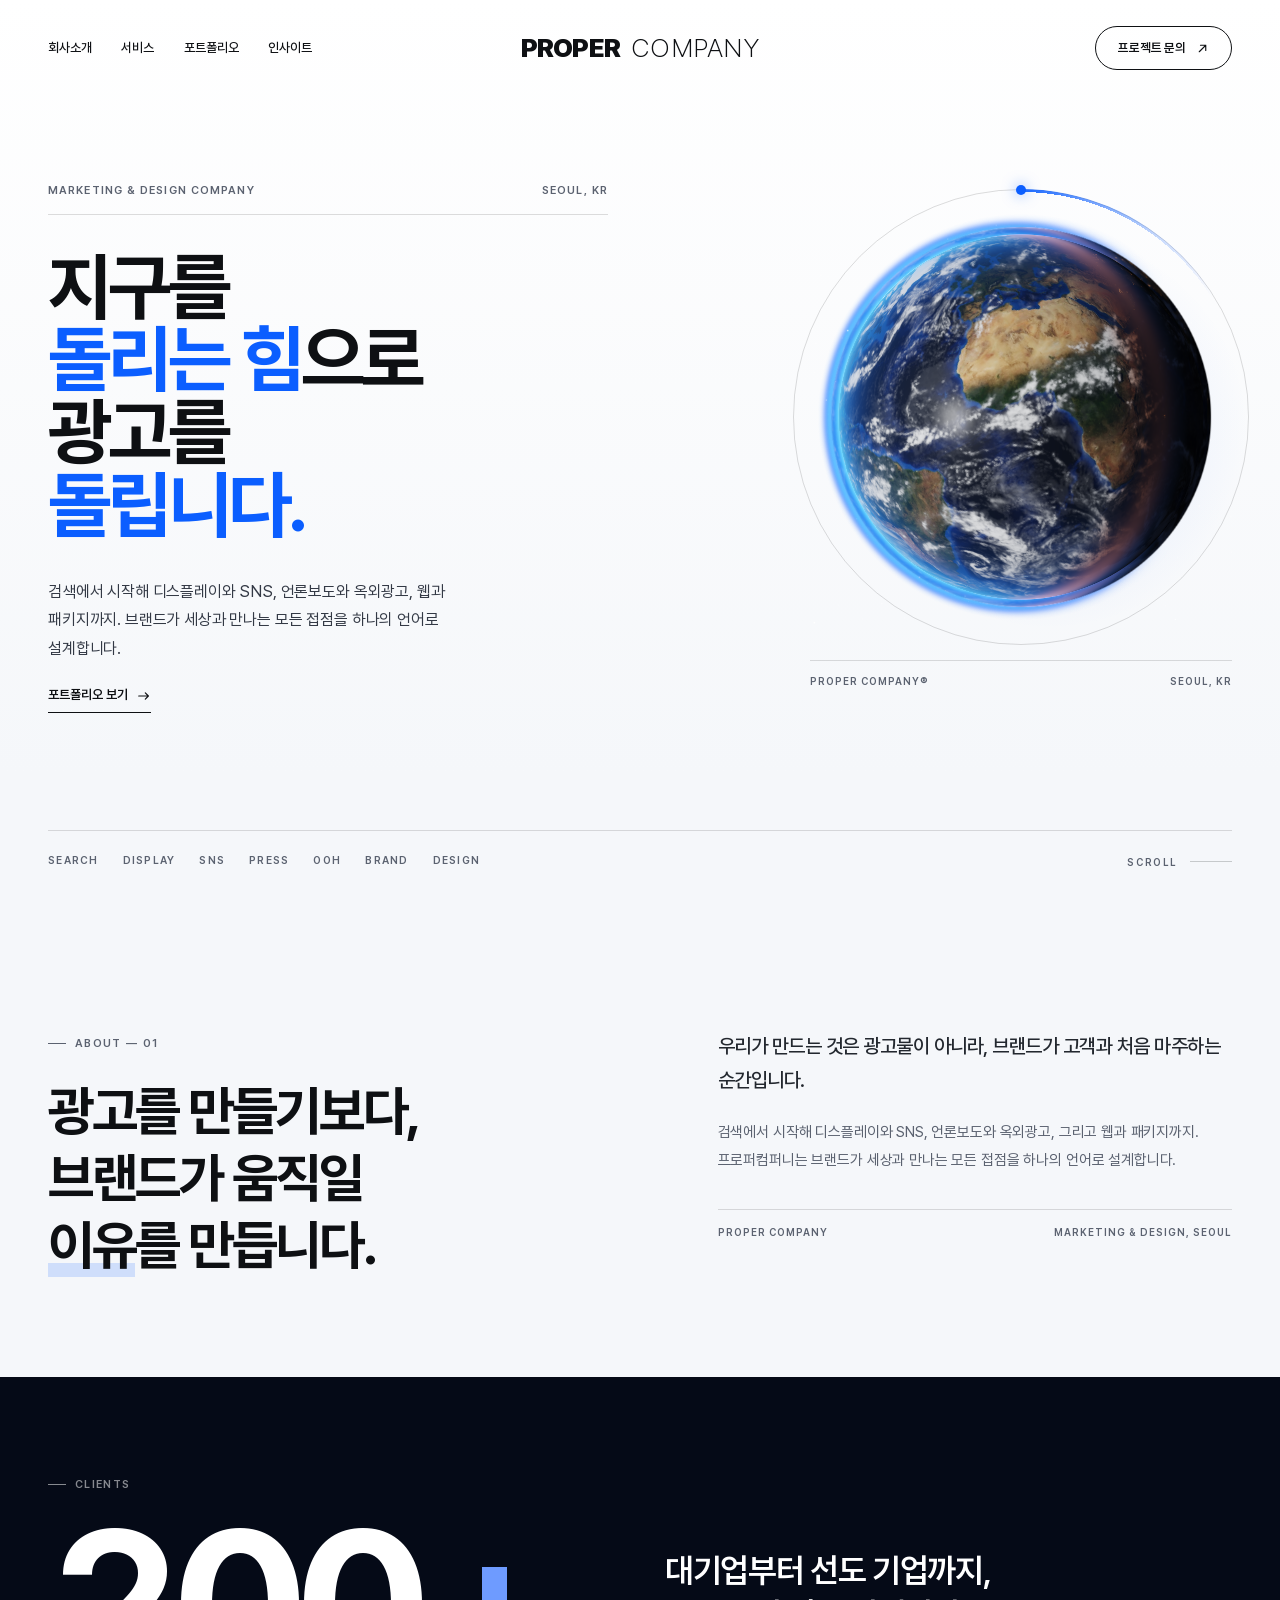
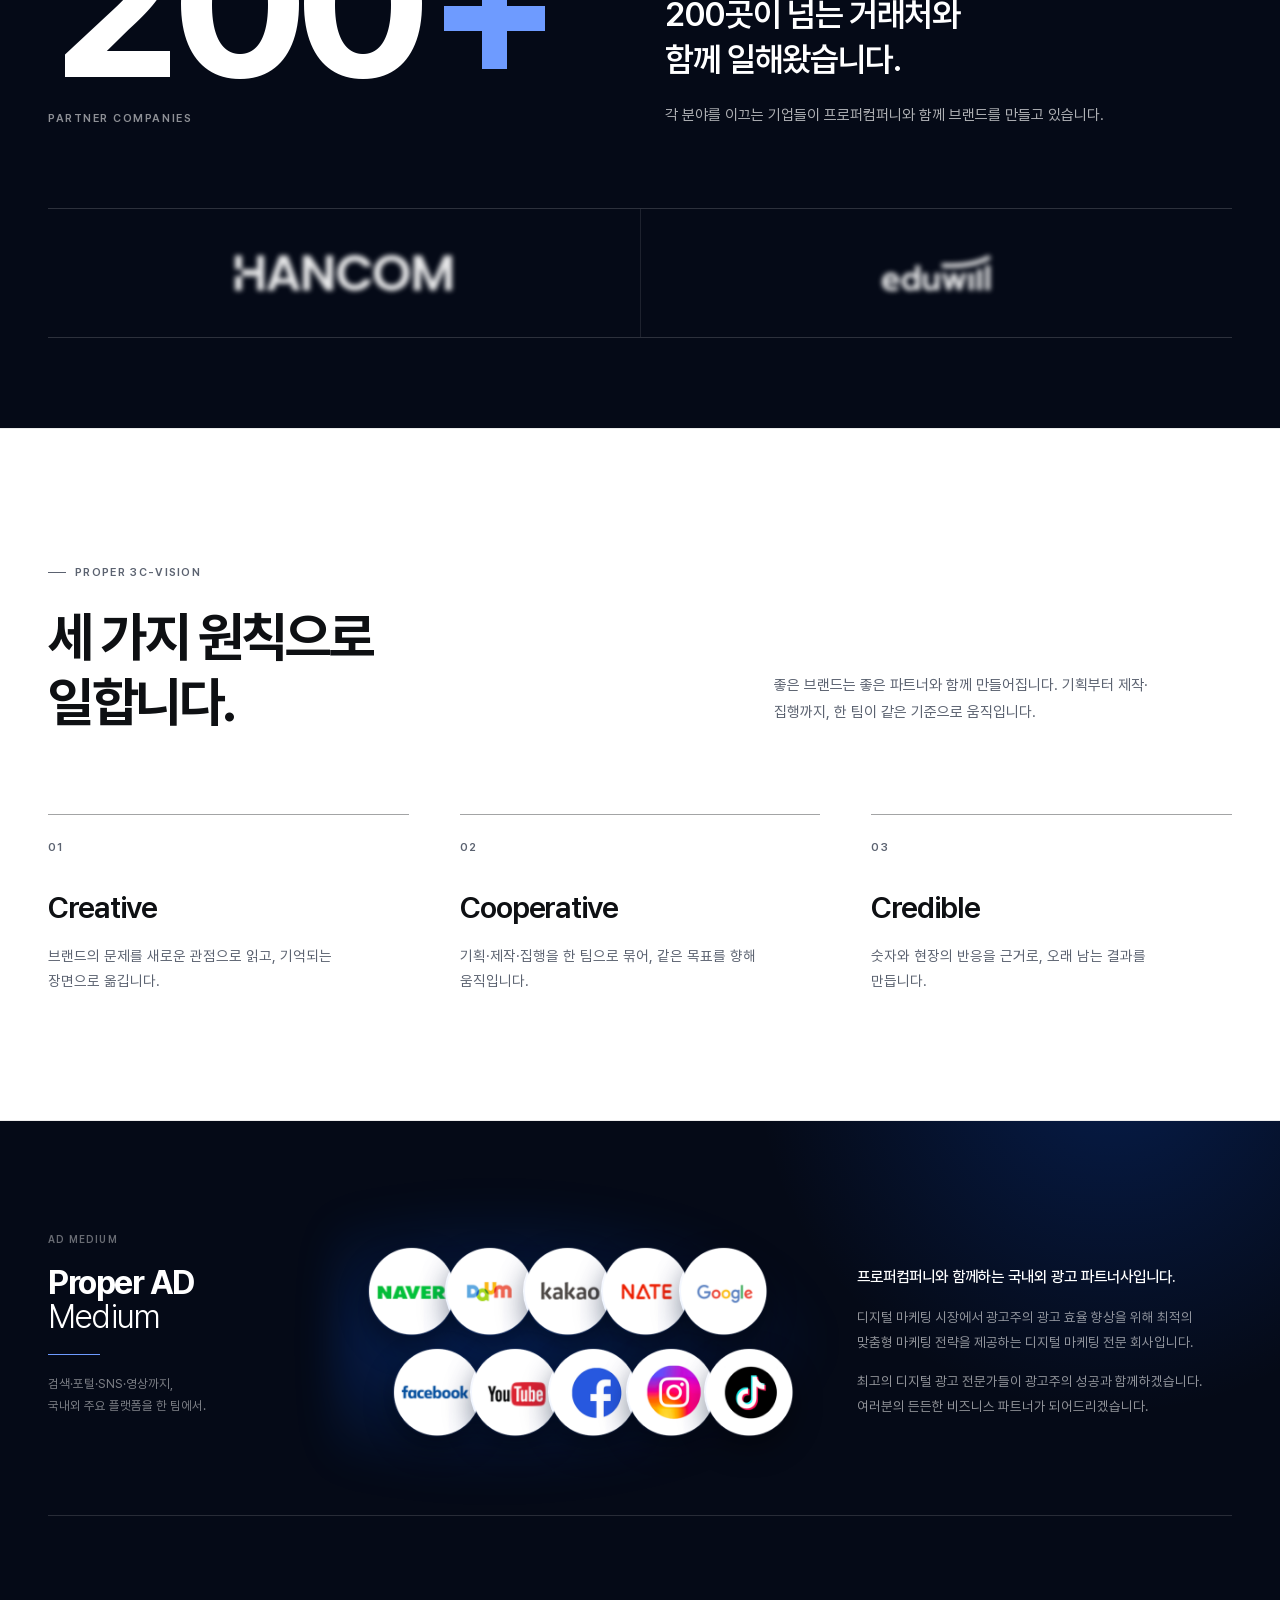
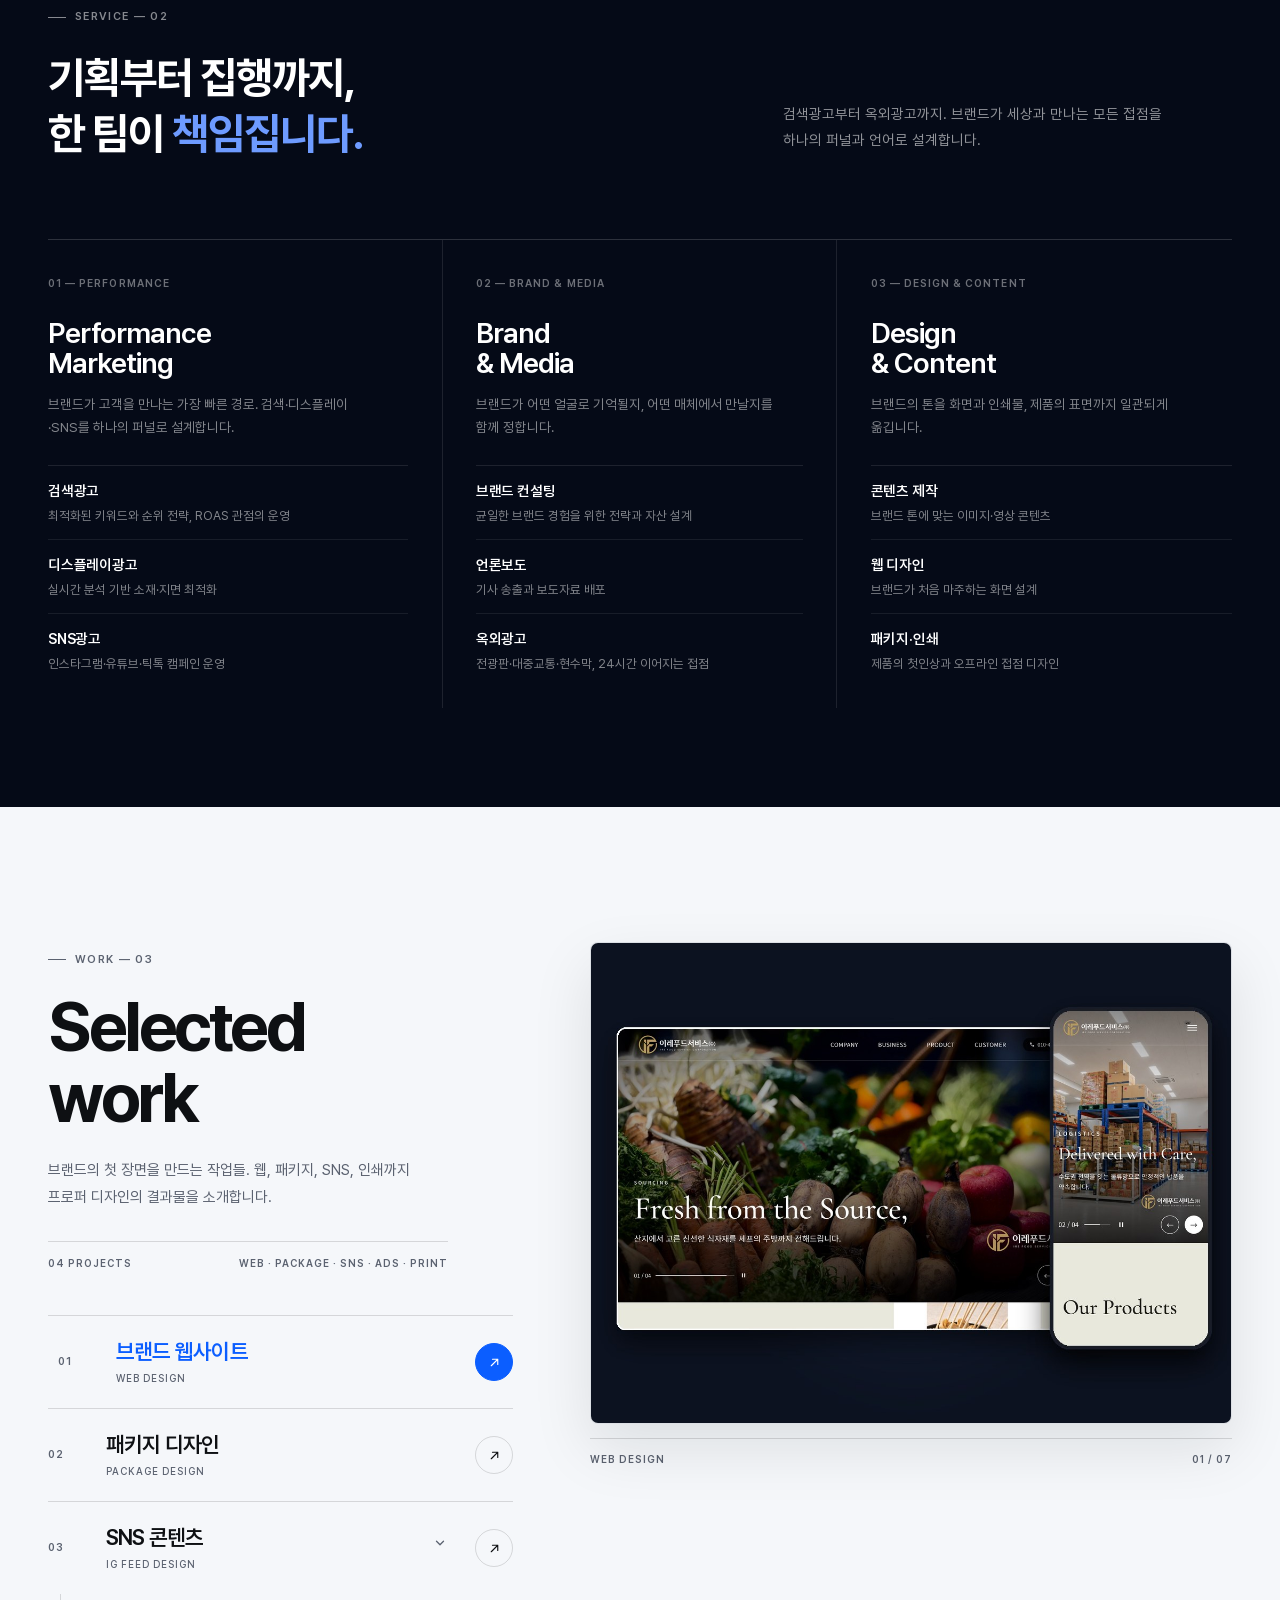
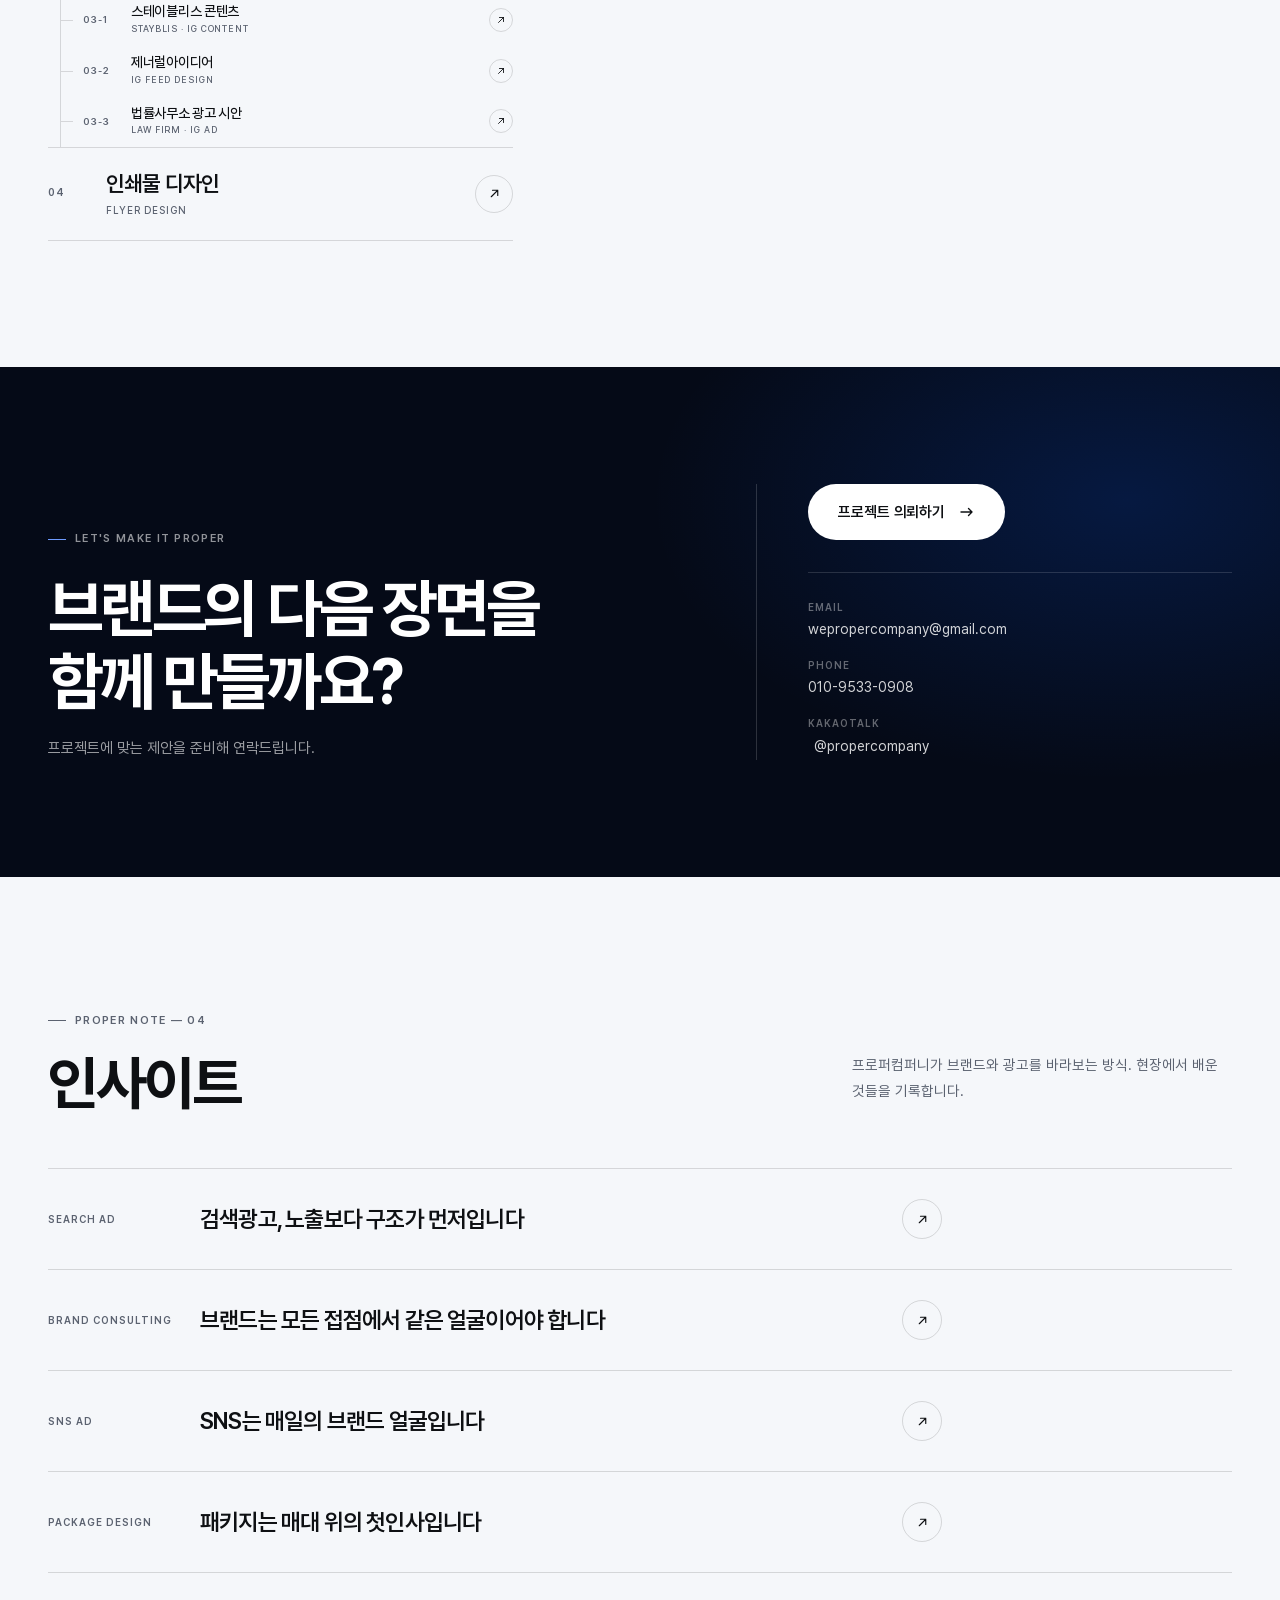
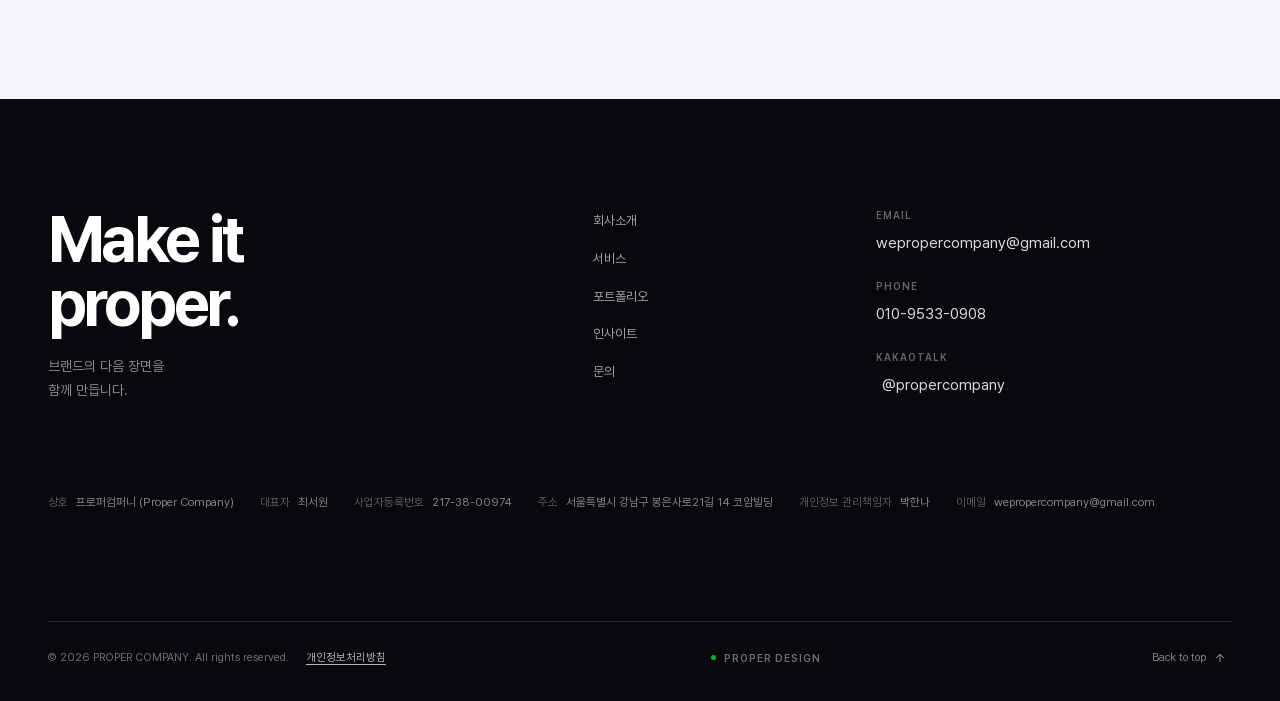
<file: index.html>
<!DOCTYPE html>
<html lang="ko">
<head>
  <meta charset="UTF-8">
  <meta name="viewport" content="width=device-width, initial-scale=1.0">
  <meta name="description" content="종합광고대행사 프로퍼컴퍼니. 검색광고, 디스플레이, SNS, 언론보도, 옥외광고, 브랜드 컨설팅과 디자인까지. 브랜드가 세상과 만나는 모든 접점을 설계합니다.">
  <meta property="og:type" content="website">
  <meta property="og:site_name" content="PROPER COMPANY">
  <meta property="og:title" content="PROPER COMPANY — 종합광고대행사 프로퍼컴퍼니">
  <meta property="og:description" content="검색광고부터 디스플레이, SNS, 언론보도, 옥외광고, 브랜드 컨설팅과 디자인까지. 브랜드가 세상과 만나는 모든 접점을 설계합니다.">
  <meta property="og:url" content="https://proper-company.vercel.app/">
  <meta property="og:image" content="https://proper-company.vercel.app/assets/images/proper/og.jpg">
  <meta property="og:image:width" content="1200">
  <meta property="og:image:height" content="630">
  <meta property="og:locale" content="ko_KR">
  <meta name="twitter:card" content="summary_large_image">
  <meta name="twitter:image" content="https://proper-company.vercel.app/assets/images/proper/og.jpg">
  <meta name="theme-color" content="#050A17">
  <title>PROPER COMPANY — 종합광고대행사 프로퍼컴퍼니</title>
  <link rel="stylesheet" href="assets/css/proper.css">
  <link rel="preload" as="image" href="assets/images/proper/terra/poster.png" fetchpriority="high">
  <link rel="preload" as="image" href="assets/images/proper/terra/day.jpg">
  <link rel="preload" as="image" href="assets/images/proper/terra/night.jpg">
  <link rel="preload" as="image" href="assets/images/proper/terra/water.jpg">
  <link rel="preload" as="image" href="assets/images/proper/terra/topo.jpg">
  <link rel="preload" as="image" href="assets/images/proper/terra/clouds.png">
</head>
<body>
  <a class="skip-link" href="#main">본문으로 바로가기</a>

  <header class="site-header" data-od-id="site-header">
    <div class="inner header__inner">
      <nav class="header__nav" aria-label="주요 메뉴">
        <a href="#about">회사소개</a>
        <a href="#services">서비스</a>
        <a href="#portfolio">포트폴리오</a>
        <a href="#insight">인사이트</a>
      </nav>

      <a class="logo" href="#top" aria-label="PROPER COMPANY 홈">
        <span class="logo__proper">PROPER</span><span class="logo__company">COMPANY</span>
      </a>

      <div class="header__actions">
        <button class="header__cta" type="button" data-open-inquiry>
          프로젝트 문의
          <svg viewBox="0 0 16 16" fill="none" aria-hidden="true"><path d="M4 12L12 4M12 4H5.5M12 4v6.5" stroke="currentColor" stroke-width="1.4" stroke-linecap="round" stroke-linejoin="round"/></svg>
        </button>
        <button class="menu-btn" type="button" aria-label="메뉴 열기" aria-expanded="false" aria-controls="mobile-menu">
          <span></span><span></span>
        </button>
      </div>
    </div>
  </header>

  <div class="mobile-menu" id="mobile-menu" aria-hidden="true">
    <nav aria-label="모바일 메뉴">
      <a href="#about">회사소개 <span>01</span></a>
      <a href="#services">서비스 <span>02</span></a>
      <a href="#portfolio">포트폴리오 <span>03</span></a>
      <a href="#insight">인사이트 <span>04</span></a>
      <a href="#contact">문의 <span>05</span></a>
    </nav>
    <div class="mobile-menu__contact">
      <a href="mailto:wepropercompany@gmail.com">wepropercompany@gmail.com</a>
      <a href="tel:01095330908">010-9533-0908</a>
      <span>카카오톡 @propercompany</span>
    </div>
  </div>

  <main id="main">
    <section class="hero" id="top" data-od-id="hero" aria-labelledby="hero-title">
      <div class="inner hero__grid">
        <div class="hero__copy">
          <p class="hero__kicker reveal">
            <span>Marketing &amp; Design Company</span>
            <span>Seoul, KR</span>
          </p>

          <h1 class="hero__title" id="hero-title" data-od-id="hero-title">
            지구를<br><em>돌리는 힘</em>으로<br>광고를<br><em>돌립니다.</em>
          </h1>

          <div class="hero__aside reveal" style="--d:160ms">
            <p>검색에서 시작해 디스플레이와 SNS, 언론보도와 옥외광고, 웹과 패키지까지. 브랜드가 세상과 만나는 모든 접점을 하나의 언어로 설계합니다.</p>
            <a class="hero__link" href="#portfolio" data-od-id="hero-work-link">
              포트폴리오 보기
              <svg viewBox="0 0 16 16" fill="none" aria-hidden="true"><path d="M2 8h11M9.5 4.5L13 8l-3.5 3.5" stroke="currentColor" stroke-width="1.4" stroke-linecap="round" stroke-linejoin="round"/></svg>
            </a>
          </div>
        </div>

        <div class="hero__visual">
          <div class="hero__orb">
            <div class="hero__orb-y">
              <div class="hero__terra" id="terra-dusk-root" aria-hidden="true"></div>
              <img class="hero__orb-fallback" src="assets/images/proper/terra/poster.png" alt="" width="600" height="600">
              <span class="hero__orbit" aria-hidden="true"><span class="hero__orbit-dot"></span></span>
            </div>
          </div>
          <p class="hero__caption">
            <span>Proper Company®</span>
            <span>Seoul, KR</span>
          </p>
        </div>
      </div>

      <div class="inner hero__foot">
        <ul class="hero__disciplines" aria-label="서비스 분야">
          <li>Search</li>
          <li>Display</li>
          <li>SNS</li>
          <li>Press</li>
          <li>OOH</li>
          <li>Brand</li>
          <li>Design</li>
        </ul>
        <a class="hero__scroll" href="#about">
          <span>SCROLL</span>
          <i aria-hidden="true"></i>
        </a>
      </div>
      <div class="hero__reel" aria-hidden="true">
        <ul class="hero__reel-track"><li><img src="assets/images/proper/reel/web.jpg" alt="" width="480" height="360" loading="lazy" decoding="async"></li><li><img src="assets/images/proper/reel/igfeed.jpg" alt="" width="480" height="360" loading="lazy" decoding="async"></li><li><img src="assets/images/proper/reel/stayblis.jpg" alt="" width="480" height="360" loading="lazy" decoding="async"></li><li><img src="assets/images/proper/reel/package.jpg" alt="" width="480" height="360" loading="lazy" decoding="async"></li><li><img src="assets/images/proper/reel/law.jpg" alt="" width="480" height="360" loading="lazy" decoding="async"></li><li><img src="assets/images/proper/reel/general.jpg" alt="" width="480" height="360" loading="lazy" decoding="async"></li><li><img src="assets/images/proper/reel/web.jpg" alt="" width="480" height="360" loading="lazy" decoding="async"></li><li><img src="assets/images/proper/reel/igfeed.jpg" alt="" width="480" height="360" loading="lazy" decoding="async"></li><li><img src="assets/images/proper/reel/stayblis.jpg" alt="" width="480" height="360" loading="lazy" decoding="async"></li><li><img src="assets/images/proper/reel/package.jpg" alt="" width="480" height="360" loading="lazy" decoding="async"></li><li><img src="assets/images/proper/reel/law.jpg" alt="" width="480" height="360" loading="lazy" decoding="async"></li><li><img src="assets/images/proper/reel/general.jpg" alt="" width="480" height="360" loading="lazy" decoding="async"></li></ul>
      </div>
    </section>

    <section class="prologue" id="about" data-od-id="prologue" aria-labelledby="prologue-title">
      <div class="inner prologue__grid">
        <div class="prologue__head mask-reveal">
          <span class="eyebrow">About — 01</span>
          <h2 id="prologue-title">
            <span class="line"><span>광고를 만들기보다,</span></span>
            <span class="line"><span>브랜드가 움직일</span></span>
            <span class="line"><span><em>이유</em>를 만듭니다.</span></span>
          </h2>
        </div>
        <div class="prologue__copy">
          <p class="prologue__lede reveal" style="--d:120ms">우리가 만드는 것은 광고물이 아니라, 브랜드가 고객과 처음 마주하는 순간입니다.</p>
          <p class="reveal" style="--d:210ms">검색에서 시작해 디스플레이와 SNS, 언론보도와 옥외광고, 그리고 웹과 패키지까지. 프로퍼컴퍼니는 브랜드가 세상과 만나는 모든 접점을 하나의 언어로 설계합니다.</p>
          <div class="prologue__sign reveal" style="--d:300ms">
            <span>PROPER COMPANY</span>
            <span>Marketing &amp; Design, Seoul</span>
          </div>
        </div>
      </div>

      <div class="inner prologue__extra">
        <div class="prologue__stack reveal" aria-hidden="true">
          <img class="c1" src="assets/images/proper/reel/web.jpg" alt="" width="480" height="360" loading="lazy">
          <img class="c2" src="assets/images/proper/reel/igfeed.jpg" alt="" width="480" height="360" loading="lazy">
          <img class="c3" src="assets/images/proper/reel/package.jpg" alt="" width="480" height="360" loading="lazy">
        </div>
        <ul class="prologue__stats reveal" style="--d:120ms">
          <li><strong data-count="7">07</strong><span>Disciplines</span></li>
          <li><strong data-count="10">10</strong><span>Platforms</span></li>
          <li><strong data-count="1">01</strong><span>One Team</span></li>
        </ul>
      </div>
    </section>

    <section class="clients dark" id="clients" data-od-id="clients" data-header="dark" aria-labelledby="clients-title">
      <div class="inner">
        <div class="clients__grid">
          <div class="clients__stat reveal">
            <span class="eyebrow">Clients</span>
            <p class="clients__num" aria-label="200곳 이상"><b data-count="200">200</b><i aria-hidden="true">+</i></p>
            <p class="clients__label">Partner companies</p>
          </div>
          <div class="clients__copy reveal" style="--d:120ms">
            <h2 id="clients-title">대기업부터 선도 기업까지,<br>200곳이 넘는 거래처와<br>함께 일해왔습니다.</h2>
            <p>각 분야를 이끄는 기업들이 프로퍼컴퍼니와 함께 브랜드를 만들고 있습니다.</p>
          </div>
        </div>

        <ul class="clients__logos reveal" style="--d:200ms" aria-label="주요 거래처">
          <li><img src="assets/images/proper/clients/client-01.svg" alt="거래처 로고" width="1000" height="166" loading="lazy"></li>
          <li><img src="assets/images/proper/clients/client-02.png" alt="거래처 로고" width="954" height="315" loading="lazy"></li>
        </ul>
      </div>
    </section>

    <section class="vision" data-od-id="vision" aria-labelledby="vision-title">
      <div class="inner">
        <div class="vision__head mask-reveal">
          <div>
            <span class="eyebrow">Proper 3C-Vision</span>
            <h2 id="vision-title">
              <span class="line"><span>세 가지 원칙으로</span></span>
              <span class="line"><span>일합니다.</span></span>
            </h2>
          </div>
          <p class="reveal" style="--d:220ms">좋은 브랜드는 좋은 파트너와 함께 만들어집니다. 기획부터 제작·집행까지, 한 팀이 같은 기준으로 움직입니다.</p>
        </div>

        <div class="vision__grid">
          <article class="vision__item reveal" data-od-id="vision-creative">
            <span class="vision__icon"><svg viewBox="0 0 24 24" fill="none" aria-hidden="true"><path d="M12 3l1.8 5.2L19 10l-5.2 1.8L12 17l-1.8-5.2L5 10l5.2-1.8L12 3z" stroke="currentColor" stroke-width="1.5" stroke-linejoin="round"/><path d="M18.5 16l.7 2 2 .7-2 .7-.7 2-.7-2-2-.7 2-.7.7-2z" stroke="currentColor" stroke-width="1.3" stroke-linejoin="round"/></svg></span>
            <span class="vision__index">01</span>
            <h3>Creative</h3>
            <p>브랜드의 문제를 새로운 관점으로 읽고, 기억되는 장면으로 옮깁니다.</p>
          </article>
          <article class="vision__item reveal" style="--d:80ms" data-od-id="vision-cooperative">
            <span class="vision__icon"><svg viewBox="0 0 24 24" fill="none" aria-hidden="true"><circle cx="9" cy="12" r="5.5" stroke="currentColor" stroke-width="1.5"/><circle cx="15" cy="12" r="5.5" stroke="currentColor" stroke-width="1.5"/></svg></span>
            <span class="vision__index">02</span>
            <h3>Cooperative</h3>
            <p>기획·제작·집행을 한 팀으로 묶어, 같은 목표를 향해 움직입니다.</p>
          </article>
          <article class="vision__item reveal" style="--d:160ms" data-od-id="vision-credible">
            <span class="vision__icon"><svg viewBox="0 0 24 24" fill="none" aria-hidden="true"><path d="M12 3l7 2.8v5.4c0 4.4-2.9 8.2-7 9.8-4.1-1.6-7-5.4-7-9.8V5.8L12 3z" stroke="currentColor" stroke-width="1.5" stroke-linejoin="round"/><path d="M8.8 12.2l2.3 2.3 4.2-4.6" stroke="currentColor" stroke-width="1.6" stroke-linecap="round" stroke-linejoin="round"/></svg></span>
            <span class="vision__index">03</span>
            <h3>Credible</h3>
            <p>숫자와 현장의 반응을 근거로, 오래 남는 결과를 만듭니다.</p>
          </article>
        </div>
      </div>
    </section>

    <section class="services dark" id="services" data-od-id="services" data-header="dark" aria-labelledby="services-title">
      <div class="inner">
        <div class="media-band media-band--lead reveal" data-od-id="media-band">
          <div class="media-band__head">
            <span class="media-band__label">AD MEDIUM</span>
            <h3 class="media-band__title">Proper AD <span>Medium</span></h3>
            <p class="media-band__note">검색·포털·SNS·영상까지,<br>국내외 주요 플랫폼을 한 팀에서.</p>
          </div>

          <div class="media-band__body">
            <div class="media-band__platforms">
              <ul class="media-band__row" aria-label="국내 광고 플랫폼">
                <li><img src="assets/images/proper/media/naver.png" alt="네이버" width="200" height="200" loading="lazy"></li>
                <li><img src="assets/images/proper/media/daum.png" alt="다음" width="200" height="200" loading="lazy"></li>
                <li><img src="assets/images/proper/media/kakao.png" alt="카카오" width="200" height="200" loading="lazy"></li>
                <li><img src="assets/images/proper/media/nate.png" alt="네이트" width="200" height="200" loading="lazy"></li>
                <li><img src="assets/images/proper/media/google.png" alt="구글" width="200" height="200" loading="lazy"></li>
              </ul>
              <ul class="media-band__row media-band__row--global" aria-label="글로벌 광고 플랫폼">
                <li><img src="assets/images/proper/media/facebook.png" alt="페이스북" width="200" height="200" loading="lazy"></li>
                <li><img src="assets/images/proper/media/youtube.png" alt="유튜브" width="200" height="200" loading="lazy"></li>
                <li><img src="assets/images/proper/media/facebook-icon.png" alt="페이스북 앱" width="200" height="200" loading="lazy"></li>
                <li><img src="assets/images/proper/media/instagram.png" alt="인스타그램" width="200" height="200" loading="lazy"></li>
                <li><img src="assets/images/proper/media/tiktok.png" alt="틱톡" width="200" height="200" loading="lazy"></li>
              </ul>
            </div>

            <div class="media-band__copy">
              <p class="media-band__lede">프로퍼컴퍼니와 함께하는 국내외 광고 파트너사입니다.</p>
              <p>디지털 마케팅 시장에서 광고주의 광고 효율 향상을 위해 최적의 맞춤형 마케팅 전략을 제공하는 디지털 마케팅 전문 회사입니다.</p>
              <p>최고의 디지털 광고 전문가들이 광고주의 성공과 함께하겠습니다. 여러분의 든든한 비즈니스 파트너가 되어드리겠습니다.</p>
            </div>
          </div>
        </div>

        <div class="services__top">
          <div class="services__intro reveal">
            <span class="eyebrow">Service — 02</span>
            <h2 class="services__statement" id="services-title">
              기획부터 집행까지,<br>한 팀이 <em>책임집니다.</em>
            </h2>
          </div>
          <p class="services__note reveal" style="--d:120ms">
            검색광고부터 옥외광고까지. 브랜드가 세상과 만나는 모든 접점을 하나의 퍼널과 언어로 설계합니다.
          </p>
        </div>

        <div class="service-list">
          <article class="service reveal" data-od-id="service-performance">
            <span class="service__index">01 — Performance</span>
            <h3>Performance<br>Marketing</h3>
            <p class="service__desc">브랜드가 고객을 만나는 가장 빠른 경로. 검색·디스플레이·SNS를 하나의 퍼널로 설계합니다.</p>
            <ul class="service__items">
              <li><strong>검색광고</strong><span>최적화된 키워드와 순위 전략, ROAS 관점의 운영</span></li>
              <li><strong>디스플레이광고</strong><span>실시간 분석 기반 소재·지면 최적화</span></li>
              <li><strong>SNS광고</strong><span>인스타그램·유튜브·틱톡 캠페인 운영</span></li>
            </ul>
          </article>

          <article class="service reveal" style="--d:80ms" data-od-id="service-brand-media">
            <span class="service__index">02 — Brand &amp; Media</span>
            <h3>Brand<br>&amp; Media</h3>
            <p class="service__desc">브랜드가 어떤 얼굴로 기억될지, 어떤 매체에서 만날지를 함께 정합니다.</p>
            <ul class="service__items">
              <li><strong>브랜드 컨설팅</strong><span>균일한 브랜드 경험을 위한 전략과 자산 설계</span></li>
              <li><strong>언론보도</strong><span>기사 송출과 보도자료 배포</span></li>
              <li><strong>옥외광고</strong><span>전광판·대중교통·현수막, 24시간 이어지는 접점</span></li>
            </ul>
          </article>

          <article class="service reveal" style="--d:160ms" data-od-id="service-design">
            <span class="service__index">03 — Design &amp; Content</span>
            <h3>Design<br>&amp; Content</h3>
            <p class="service__desc">브랜드의 톤을 화면과 인쇄물, 제품의 표면까지 일관되게 옮깁니다.</p>
            <ul class="service__items">
              <li><strong>콘텐츠 제작</strong><span>브랜드 톤에 맞는 이미지·영상 콘텐츠</span></li>
              <li><strong>웹 디자인</strong><span>브랜드가 처음 마주하는 화면 설계</span></li>
              <li><strong>패키지·인쇄</strong><span>제품의 첫인상과 오프라인 접점 디자인</span></li>
            </ul>
          </article>
        </div>
      </div>
    </section>

    <section class="portfolio" id="portfolio" data-od-id="portfolio" aria-labelledby="portfolio-title">
      <div class="inner">
        <div class="portfolio__grid">
          <div class="portfolio__left">
            <div class="portfolio__head reveal">
              <span class="eyebrow">Work — 03</span>
              <h2 id="portfolio-title">Selected<br>work</h2>
              <p>브랜드의 첫 장면을 만드는 작업들. 웹, 패키지, SNS, 인쇄까지 프로퍼 디자인의 결과물을 소개합니다.</p>
              <div class="portfolio__meta">
                <span>04 Projects</span>
                <span>Web · Package · SNS · Ads · Print</span>
              </div>
            </div>

            <div class="portfolio__list">
              <button class="portfolio__row is-active reveal" type="button" data-work="web" data-od-id="portfolio-item-web" aria-haspopup="dialog">
                <img class="portfolio__thumb" src="assets/images/proper/work-web.jpg" alt="" width="1200" height="900" loading="lazy">
                <span class="idx">01</span>
                <span class="body">
                  <strong>브랜드 웹사이트</strong>
                  <em>Web Design</em>
                </span>
                <span class="go" aria-hidden="true">
                  <svg viewBox="0 0 16 16" fill="none"><path d="M4 12L12 4M12 4H5.5M12 4v6.5" stroke="currentColor" stroke-width="1.4" stroke-linecap="round" stroke-linejoin="round"/></svg>
                </span>
              </button>



              <button class="portfolio__row reveal" type="button" data-work="package" data-od-id="portfolio-item-package" aria-haspopup="dialog">
                <img class="portfolio__thumb" src="assets/images/proper/work-package.jpg" alt="" width="1200" height="900" loading="lazy">
                <span class="idx">02</span>
                <span class="body">
                  <strong>패키지 디자인</strong>
                  <em>Package Design</em>
                </span>
                <span class="go" aria-hidden="true">
                  <svg viewBox="0 0 16 16" fill="none"><path d="M4 12L12 4M12 4H5.5M12 4v6.5" stroke="currentColor" stroke-width="1.4" stroke-linecap="round" stroke-linejoin="round"/></svg>
                </span>
              </button>


              <div class="portfolio__group is-open" data-group>
                <button class="portfolio__row reveal" type="button" data-work="igfeed" data-od-id="portfolio-item-igfeed" aria-haspopup="dialog">
                  <img class="portfolio__thumb" src="assets/images/proper/work-igfeed.jpg" alt="" width="1200" height="900" loading="lazy">
                  <span class="idx">03</span>
                  <span class="body">
                    <strong>SNS 콘텐츠</strong>
                    <em>IG Feed Design</em>
                  </span>
                  <span class="go" aria-hidden="true">
                    <svg viewBox="0 0 16 16" fill="none"><path d="M4 12L12 4M12 4H5.5M12 4v6.5" stroke="currentColor" stroke-width="1.4" stroke-linecap="round" stroke-linejoin="round"/></svg>
                  </span>
                </button>
                <button class="portfolio__toggle" type="button" data-group-toggle aria-expanded="true" aria-label="하위 작업 접기/펼치기">
                  <svg viewBox="0 0 16 16" fill="none" aria-hidden="true"><path d="M4 6l4 4 4-4" stroke="currentColor" stroke-width="1.5" stroke-linecap="round" stroke-linejoin="round"/></svg>
                </button>
                <div class="portfolio__sub"><div class="portfolio__sub-inner">
                    <button class="portfolio__row portfolio__row--sub reveal" type="button" data-work="stayblis" data-od-id="portfolio-item-stayblis" aria-haspopup="dialog">
                      <img class="portfolio__thumb" src="assets/images/proper/work-stayblis.jpg" alt="" width="1200" height="900" loading="lazy">
                      <span class="idx">03-1</span>
                      <span class="body">
                        <strong>스테이블리스 콘텐츠</strong>
                        <em>Stayblis · IG Content</em>
                      </span>
                      <span class="go" aria-hidden="true">
                        <svg viewBox="0 0 16 16" fill="none"><path d="M4 12L12 4M12 4H5.5M12 4v6.5" stroke="currentColor" stroke-width="1.4" stroke-linecap="round" stroke-linejoin="round"/></svg>
                      </span>
                    </button>
                    <button class="portfolio__row portfolio__row--sub reveal" type="button" data-work="general" data-od-id="portfolio-item-general" aria-haspopup="dialog">
                      <img class="portfolio__thumb" src="assets/images/proper/work-general.jpg" alt="" width="1200" height="900" loading="lazy">
                      <span class="idx">03-2</span>
                      <span class="body">
                        <strong>제너럴아이디어</strong>
                        <em>IG Feed Design</em>
                      </span>
                      <span class="go" aria-hidden="true">
                        <svg viewBox="0 0 16 16" fill="none"><path d="M4 12L12 4M12 4H5.5M12 4v6.5" stroke="currentColor" stroke-width="1.4" stroke-linecap="round" stroke-linejoin="round"/></svg>
                      </span>
                    </button>
                    <button class="portfolio__row portfolio__row--sub reveal" type="button" data-work="law" data-od-id="portfolio-item-law" aria-haspopup="dialog">
                      <img class="portfolio__thumb" src="assets/images/proper/work-law.jpg" alt="" width="1200" height="900" loading="lazy">
                      <span class="idx">03-3</span>
                      <span class="body">
                        <strong>법률사무소 광고 시안</strong>
                        <em>Law Firm · IG Ad</em>
                      </span>
                      <span class="go" aria-hidden="true">
                        <svg viewBox="0 0 16 16" fill="none"><path d="M4 12L12 4M12 4H5.5M12 4v6.5" stroke="currentColor" stroke-width="1.4" stroke-linecap="round" stroke-linejoin="round"/></svg>
                      </span>
                    </button>
                </div></div>
              </div>


              <button class="portfolio__row reveal" type="button" data-work="flyer" data-od-id="portfolio-item-flyer" aria-haspopup="dialog">
                <img class="portfolio__thumb" src="assets/images/proper/work-flyer.png" alt="" width="1200" height="790" loading="lazy">
                <span class="idx">04</span>
                <span class="body">
                  <strong>인쇄물 디자인</strong>
                  <em>Flyer Design</em>
                </span>
                <span class="go" aria-hidden="true">
                  <svg viewBox="0 0 16 16" fill="none"><path d="M4 12L12 4M12 4H5.5M12 4v6.5" stroke="currentColor" stroke-width="1.4" stroke-linecap="round" stroke-linejoin="round"/></svg>
                </span>
              </button>
            </div>
          </div>

          <div class="portfolio__preview reveal" style="--d:120ms">
            <div class="portfolio__frame" aria-hidden="true">
              <img class="is-shown" data-preview="web" src="assets/images/proper/work-web.jpg" alt="브랜드 웹사이트 디자인 예시" width="1200" height="900">
              <img data-preview="package" src="assets/images/proper/work-package.jpg" alt="패키지 디자인 예시" width="1200" height="900" loading="lazy">
              <img data-preview="igfeed" src="assets/images/proper/work-igfeed.jpg" alt="SNS 피드 디자인 예시" width="1200" height="900" loading="lazy">
              <img data-preview="flyer" src="assets/images/proper/work-flyer.png" alt="인쇄물 디자인 예시" width="1200" height="790" loading="lazy">
              <img data-preview="stayblis" src="assets/images/proper/work-stayblis.jpg" alt="스테이블리스 숙소 인스타그램 콘텐츠 디자인 예시" width="1200" height="900" loading="lazy">
              <img data-preview="general" src="assets/images/proper/work-general.jpg" alt="제너럴아이디어 인스타그램 피드 디자인 예시" width="1200" height="900" loading="lazy">
              <img data-preview="law" src="assets/images/proper/work-law.jpg" alt="법률사무소 인스타그램 스토리·피드 광고 시안 모음" width="1200" height="900" loading="lazy">
            </div>
            <div class="portfolio__caption">
              <span data-cap-cat>Web Design</span>
              <span data-cap-idx>01 / 07</span>
            </div>
          </div>
        </div>
      </div>
    </section>

    <section class="cta dark" id="contact" data-od-id="cta" data-header="dark" aria-labelledby="cta-title">
      <div class="inner cta__grid">
        <div class="cta__copy reveal">
          <span class="eyebrow">Let's make it proper</span>
          <h2 id="cta-title">브랜드의 다음 장면을<br>함께 만들까요?</h2>
          <p>프로젝트에 맞는 제안을 준비해 연락드립니다.</p>
        </div>

        <div class="cta__panel reveal" style="--d:120ms">
          <button class="cta__button" type="button" data-open-inquiry data-od-id="inquiry-open-btn">
            프로젝트 의뢰하기
            <svg viewBox="0 0 16 16" fill="none" aria-hidden="true"><path d="M2 8h11M9.5 4.5L13 8l-3.5 3.5" stroke="currentColor" stroke-width="1.4" stroke-linecap="round" stroke-linejoin="round"/></svg>
          </button>
          <div class="cta__contact">
            <div>
              <span>Email</span>
              <a href="mailto:wepropercompany@gmail.com">wepropercompany@gmail.com</a>
            </div>
            <div>
              <span>Phone</span>
              <a href="tel:01095330908">010-9533-0908</a>
            </div>
            <div>
              <span>KakaoTalk</span>
              <button type="button" data-copy-kakao>
                @propercompany
                <span class="copy-status" aria-live="polite">복사됨</span>
              </button>
            </div>
          </div>
        </div>
      </div>
    </section>

    <section class="insight" id="insight" data-od-id="insight" aria-labelledby="insight-title">
      <div class="inner">
        <div class="insight__head reveal">
          <div>
            <span class="eyebrow">Proper Note — 04</span>
            <h2 id="insight-title">인사이트</h2>
          </div>
          <p>프로퍼컴퍼니가 브랜드와 광고를 바라보는 방식. 현장에서 배운 것들을 기록합니다.</p>
        </div>

        <div class="insight__list">
          <button class="insight__row reveal" type="button" data-article="search" data-od-id="insight-row-search" aria-haspopup="dialog">
            <span class="tag">Search AD</span>
            <span class="insight__title" role="heading" aria-level="3">검색광고, 노출보다 구조가 먼저입니다</span>
            <span class="go" aria-hidden="true">
              <svg viewBox="0 0 16 16" fill="none"><path d="M4 12L12 4M12 4H5.5M12 4v6.5" stroke="currentColor" stroke-width="1.4" stroke-linecap="round" stroke-linejoin="round"/></svg>
            </span>
            <span class="insight__float" aria-hidden="true">
              <img src="assets/images/proper/work-search.png" alt="" width="1100" height="1012" loading="lazy">
            </span>
          </button>

          <button class="insight__row reveal" type="button" data-article="brand" data-od-id="insight-row-brand" aria-haspopup="dialog">
            <span class="tag">Brand Consulting</span>
            <span class="insight__title" role="heading" aria-level="3">브랜드는 모든 접점에서 같은 얼굴이어야 합니다</span>
            <span class="go" aria-hidden="true">
              <svg viewBox="0 0 16 16" fill="none"><path d="M4 12L12 4M12 4H5.5M12 4v6.5" stroke="currentColor" stroke-width="1.4" stroke-linecap="round" stroke-linejoin="round"/></svg>
            </span>
            <span class="insight__float" aria-hidden="true">
              <img src="assets/images/proper/work-web.png" alt="" width="1200" height="954" loading="lazy">
            </span>
          </button>

          <button class="insight__row reveal" type="button" data-article="sns" data-od-id="insight-row-sns" aria-haspopup="dialog">
            <span class="tag">SNS AD</span>
            <span class="insight__title" role="heading" aria-level="3">SNS는 매일의 브랜드 얼굴입니다</span>
            <span class="go" aria-hidden="true">
              <svg viewBox="0 0 16 16" fill="none"><path d="M4 12L12 4M12 4H5.5M12 4v6.5" stroke="currentColor" stroke-width="1.4" stroke-linecap="round" stroke-linejoin="round"/></svg>
            </span>
            <span class="insight__float" aria-hidden="true">
              <img src="assets/images/proper/work-igfeed.png" alt="" width="1200" height="720" loading="lazy">
            </span>
          </button>

          <button class="insight__row reveal" type="button" data-article="package" data-od-id="insight-row-package" aria-haspopup="dialog">
            <span class="tag">Package Design</span>
            <span class="insight__title" role="heading" aria-level="3">패키지는 매대 위의 첫인사입니다</span>
            <span class="go" aria-hidden="true">
              <svg viewBox="0 0 16 16" fill="none"><path d="M4 12L12 4M12 4H5.5M12 4v6.5" stroke="currentColor" stroke-width="1.4" stroke-linecap="round" stroke-linejoin="round"/></svg>
            </span>
            <span class="insight__float" aria-hidden="true">
              <img src="assets/images/proper/work-package.png" alt="" width="1200" height="900" loading="lazy">
            </span>
          </button>
        </div>
      </div>
    </section>
  </main>

  <footer class="site-footer" data-od-id="footer" data-header="dark">
    <div class="inner">
      <div class="footer__top">
        <div class="footer__statement">
          <h3>Make it<br>proper.</h3>
          <p>브랜드의 다음 장면을<br>함께 만듭니다.</p>
        </div>

        <nav class="footer__nav" aria-label="푸터 메뉴">
          <ul>
            <li><a href="#about">회사소개</a></li>
            <li><a href="#services">서비스</a></li>
            <li><a href="#portfolio">포트폴리오</a></li>
            <li><a href="#insight">인사이트</a></li>
            <li><a href="#contact">문의</a></li>
          </ul>
        </nav>

        <div class="footer__contact">
          <div>
            <span>Email</span>
            <a href="mailto:wepropercompany@gmail.com">wepropercompany@gmail.com</a>
          </div>
          <div>
            <span>Phone</span>
            <a href="tel:01095330908">010-9533-0908</a>
          </div>
          <div>
            <span>KakaoTalk</span>
            <button type="button" data-copy-kakao>
              @propercompany
              <span class="copy-status" aria-live="polite">복사됨</span>
            </button>
          </div>
        </div>
      </div>

      <div class="footer__biz">
        <dl>
          <div><dt>상호</dt><dd>프로퍼컴퍼니 (Proper Company)</dd></div>
          <div><dt>대표자</dt><dd>최서원</dd></div>
          <div><dt>사업자등록번호</dt><dd>217-38-00974</dd></div>
          <div><dt>주소</dt><dd>서울특별시 강남구 봉은사로21길 14 코암빌딩</dd></div>
          <div><dt>개인정보 관리책임자</dt><dd>박한나</dd></div>
          <div><dt>이메일</dt><dd>wepropercompany@gmail.com</dd></div>
        </dl>
      </div>

      <div class="footer__bottom">
        <p>© 2026 PROPER COMPANY. All rights reserved. <a class="footer__legal" href="privacy.html">개인정보처리방침</a></p>
        <span class="design"><i></i>PROPER DESIGN</span>
        <button class="to-top" type="button" data-to-top>
          Back to top
          <svg viewBox="0 0 16 16" fill="none" aria-hidden="true"><path d="M8 13V3M3.5 7.5L8 3l4.5 4.5" stroke="currentColor" stroke-width="1.4" stroke-linecap="round" stroke-linejoin="round"/></svg>
        </button>
      </div>
    </div>
  </footer>

  <!-- Work detail -->
  <div class="modal" id="work-modal" aria-hidden="true" data-od-id="work-modal">
    <div class="modal__backdrop" data-close></div>
    <div class="modal__panel work-modal__panel" role="dialog" aria-modal="true" aria-labelledby="work-modal-title">
      <button class="modal__close" type="button" data-close aria-label="닫기">
        <svg viewBox="0 0 16 16" fill="none" aria-hidden="true"><path d="M4 4l8 8M12 4l-8 8" stroke="currentColor" stroke-width="1.4" stroke-linecap="round"/></svg>
      </button>
      <div class="work-modal__media">
        <img id="work-modal-img" src="assets/images/proper/work-web.png" alt="" width="1200" height="954">
      </div>
      <div class="work-modal__body">
        <span class="eyebrow" id="work-modal-cat">Web Design</span>
        <h2 id="work-modal-title">브랜드 웹사이트</h2>
        <p id="work-modal-desc"></p>
        <dl>
          <div><dt>Scope</dt><dd id="work-modal-scope">기획 · UI/UX · 퍼블리싱</dd></div>
          <div><dt>Deliverables</dt><dd id="work-modal-deliverables">웹사이트</dd></div>
        </dl>
        <button class="work-modal__cta" type="button" data-open-inquiry>
          비슷한 프로젝트 문의하기
          <svg viewBox="0 0 16 16" width="14" height="14" fill="none" aria-hidden="true"><path d="M2 8h11M9.5 4.5L13 8l-3.5 3.5" stroke="currentColor" stroke-width="1.4" stroke-linecap="round" stroke-linejoin="round"/></svg>
        </button>
      </div>
    </div>
  </div>

  <!-- Inquiry -->
  <div class="modal" id="inquiry-modal" aria-hidden="true" data-od-id="inquiry-modal">
    <div class="modal__backdrop" data-close></div>
    <div class="modal__panel inquiry-modal__panel" role="dialog" aria-modal="true" aria-labelledby="inquiry-title">
      <button class="modal__close" type="button" data-close aria-label="닫기">
        <svg viewBox="0 0 16 16" fill="none" aria-hidden="true"><path d="M4 4l8 8M12 4l-8 8" stroke="currentColor" stroke-width="1.4" stroke-linecap="round"/></svg>
      </button>

      <div class="inquiry-modal__head">
        <span class="eyebrow">Project Inquiry</span>
        <h2 id="inquiry-title">프로젝트를 시작해 볼까요?</h2>
        <p>아래 내용을 남겨주시면 담당자가 확인 후 연락드립니다.</p>
      </div>

      <form class="inquiry-form" id="inquiry-form" novalidate>
        <div class="form-grid">
          <div class="field">
            <label for="company">회사 / 브랜드명</label>
            <input type="text" id="company" name="company" autocomplete="organization" placeholder="회사명 또는 브랜드명">
          </div>
          <div class="field">
            <label for="name">담당자명 <span aria-hidden="true">*</span></label>
            <input type="text" id="name" name="name" autocomplete="name" placeholder="성함" aria-describedby="err-name" required>
            <p class="field__error" id="err-name" data-error-for="name"></p>
          </div>
          <div class="field">
            <label for="phone">연락처 <span aria-hidden="true">*</span></label>
            <input type="tel" id="phone" name="phone" autocomplete="tel" placeholder="010-0000-0000" aria-describedby="err-phone" required>
            <p class="field__error" id="err-phone" data-error-for="phone"></p>
          </div>
          <div class="field">
            <label for="email">이메일 <span aria-hidden="true">*</span></label>
            <input type="email" id="email" name="email" autocomplete="email" placeholder="name@company.com" aria-describedby="err-email" required>
            <p class="field__error" id="err-email" data-error-for="email"></p>
          </div>

          <fieldset class="fieldset field--full" aria-describedby="err-service">
            <legend class="fieldset__legend">관심 서비스 <span aria-hidden="true">*</span></legend>
            <div class="chips">
              <label class="chip"><input type="checkbox" name="service" value="검색광고"><span>검색광고</span></label>
              <label class="chip"><input type="checkbox" name="service" value="디스플레이·SNS"><span>디스플레이·SNS</span></label>
              <label class="chip"><input type="checkbox" name="service" value="브랜드 컨설팅"><span>브랜드 컨설팅</span></label>
              <label class="chip"><input type="checkbox" name="service" value="언론·옥외광고"><span>언론·옥외광고</span></label>
              <label class="chip"><input type="checkbox" name="service" value="콘텐츠 제작"><span>콘텐츠 제작</span></label>
              <label class="chip"><input type="checkbox" name="service" value="디자인"><span>디자인</span></label>
            </div>
            <p class="field__error" id="err-service" data-error-for="service"></p>
          </fieldset>

          <div class="field field--full">
            <label for="budget">예산</label>
            <select id="budget" name="budget">
              <option value="">선택해 주세요</option>
              <option>500만 원 이하</option>
              <option>500만 원 – 1,000만 원</option>
              <option>1,000만 원 – 3,000만 원</option>
              <option>3,000만 원 이상</option>
              <option>아직 미정</option>
            </select>
          </div>

          <div class="field field--full">
            <label for="message">프로젝트 내용 <span aria-hidden="true">*</span></label>
            <textarea id="message" name="message" placeholder="프로젝트에 대해 알려주세요. 서비스, 일정, 예산 등을 적어주시면 좋습니다." aria-describedby="err-message" required></textarea>
            <p class="field__error" id="err-message" data-error-for="message"></p>
          </div>
        </div>

        <div class="field field--full consent">
          <label class="consent__check">
            <input type="checkbox" id="consent" name="consent" aria-describedby="err-consent" required>
            <span>[필수] 개인정보 수집·이용에 동의합니다. <a href="privacy.html" target="_blank" rel="noopener">자세히 보기</a></span>
          </label>
          <p class="consent__detail">수집 항목: 회사/브랜드명, 담당자명, 연락처, 이메일, 문의 내용 · 이용 목적: 문의 응대 및 상담 · 보유 기간: 상담 목적 달성 후 지체 없이 파기(최대 1년)</p>
          <p class="field__error" id="err-consent" data-error-for="consent"></p>
        </div>

        <button class="form-submit" type="submit">
          문의 보내기
          <svg viewBox="0 0 16 16" width="15" height="15" fill="none" aria-hidden="true"><path d="M2 8h11M9.5 4.5L13 8l-3.5 3.5" stroke="currentColor" stroke-width="1.4" stroke-linecap="round" stroke-linejoin="round"/></svg>
        </button>
        <p class="form-note">작성하신 내용은 이메일 앱을 통해 wepropercompany@gmail.com으로 전달됩니다.</p>
      </form>

      <div class="inquiry-success" id="inquiry-success" role="status" aria-live="polite">
        <div class="icon" aria-hidden="true">
          <svg viewBox="0 0 24 24" width="26" height="26" fill="none"><path d="M5 12.5l4.2 4L19 7" stroke="currentColor" stroke-width="1.8" stroke-linecap="round" stroke-linejoin="round"/></svg>
        </div>
        <h3>문의 내용이 준비되었습니다.</h3>
        <p>아래 버튼을 누르면 이메일 앱이 열립니다.<br>내용을 확인하고 전송해 주세요.</p>
        <a class="form-submit" id="mailto-link" href="mailto:wepropercompany@gmail.com">이메일로 보내기</a>
        <p class="form-note"><button type="button" class="success-close" data-close>닫기</button></p>
      </div>
    </div>
  </div>

  <!-- Article -->
  <div class="modal" id="article-modal" aria-hidden="true" data-od-id="article-modal">
    <div class="modal__backdrop" data-close></div>
    <div class="modal__panel article-modal__panel" role="dialog" aria-modal="true" aria-labelledby="article-title">
      <button class="modal__close" type="button" data-close aria-label="닫기">
        <svg viewBox="0 0 16 16" fill="none" aria-hidden="true"><path d="M4 4l8 8M12 4l-8 8" stroke="currentColor" stroke-width="1.4" stroke-linecap="round"/></svg>
      </button>
      <span class="eyebrow" id="article-cat">Search AD</span>
      <h2 id="article-title">검색광고, 노출보다 구조가 먼저입니다</h2>
      <div class="article__media"><img id="article-img" src="assets/images/proper/work-search.png" alt="" width="1100" height="1012"></div>
      <div class="article__body" id="article-body"></div>
      <div class="article__meta">PROPER NOTE — PROPER COMPANY</div>
    </div>
  </div>

  <noscript>
    <style>
      .site-header { transform: none; }
      .hero__title, .hero__orb { opacity: 1 !important; transform: none !important; }
      .reveal { opacity: 1 !important; transform: none !important; }
      .line > span, .mask-reveal .eyebrow { opacity: 1 !important; transform: none !important; }
      .eyebrow::before, .vision__item::before { transform: none !important; }
    </style>
  </noscript>

  <script src="assets/vendor/lenis.js"></script>
  <script src="assets/js/terra-dusk.js"></script>
  <script src="assets/js/proper.js"></script>
</body>
</html>
</file>
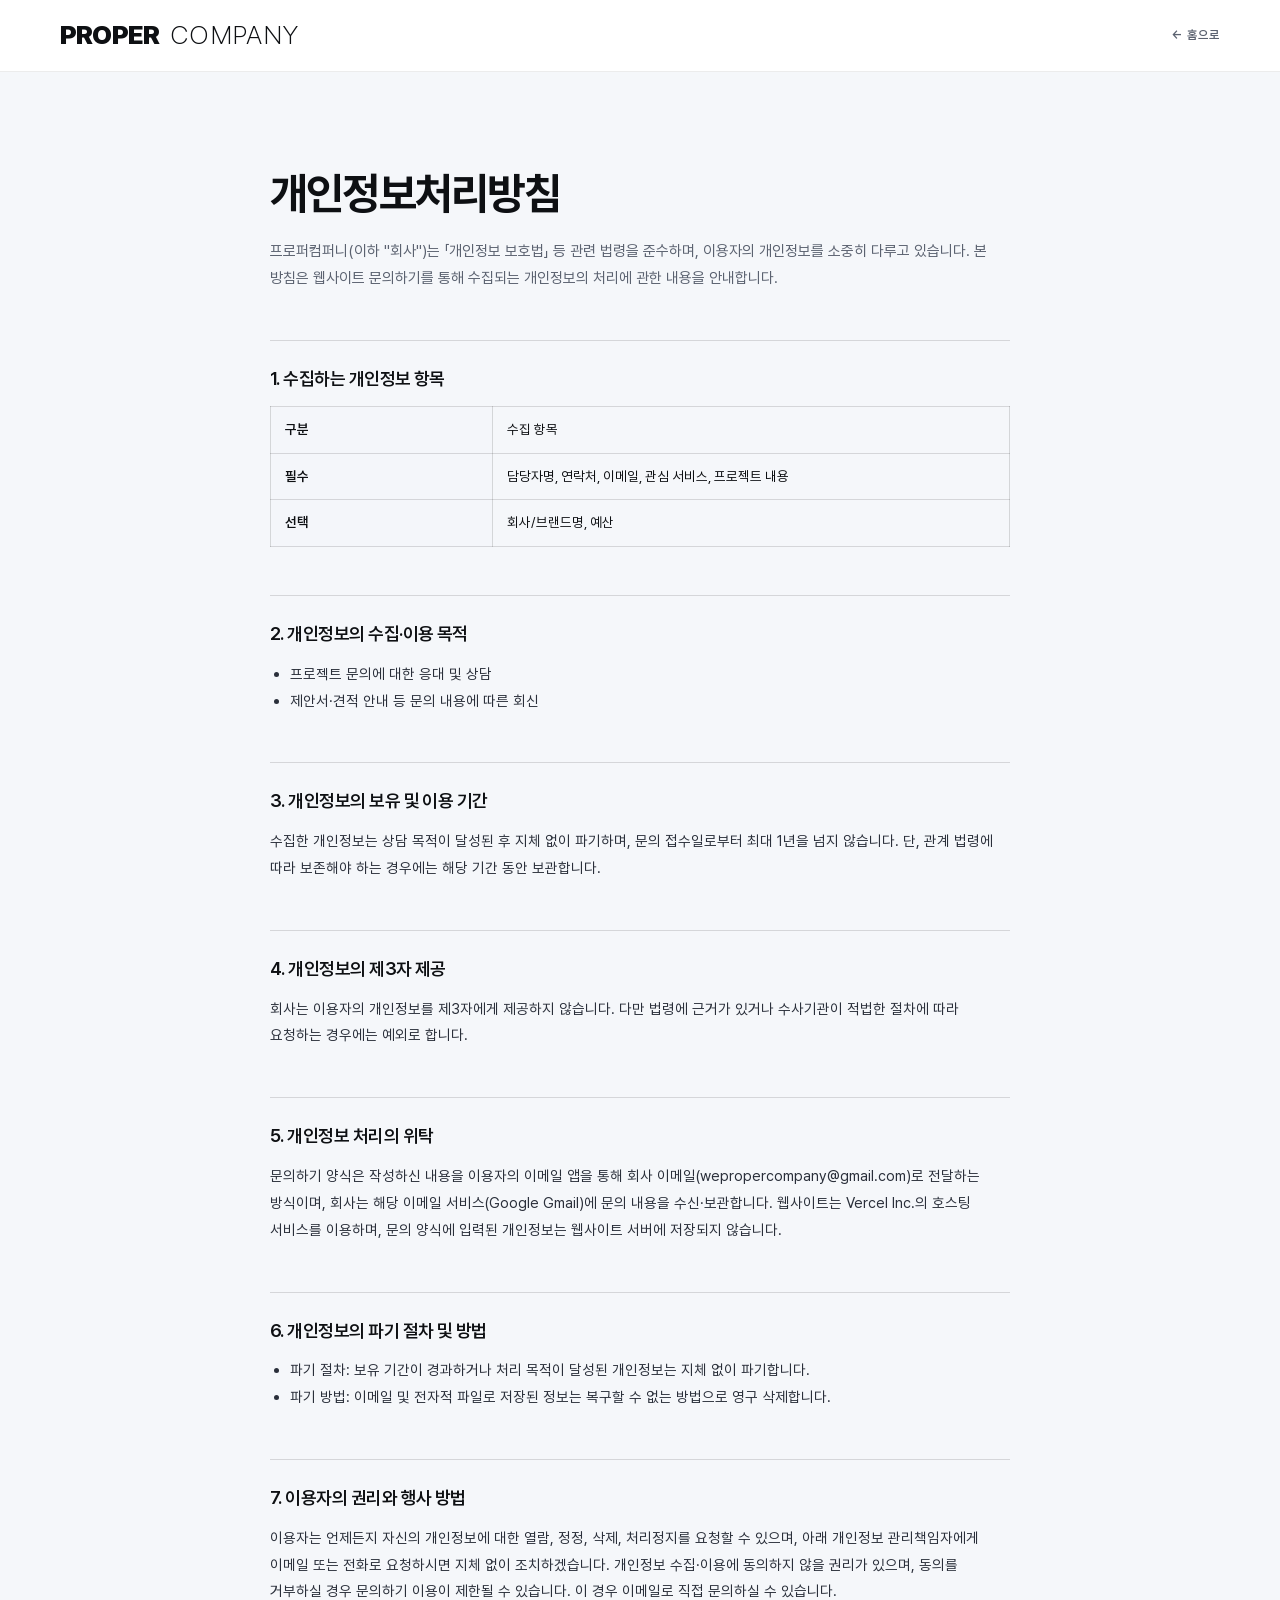
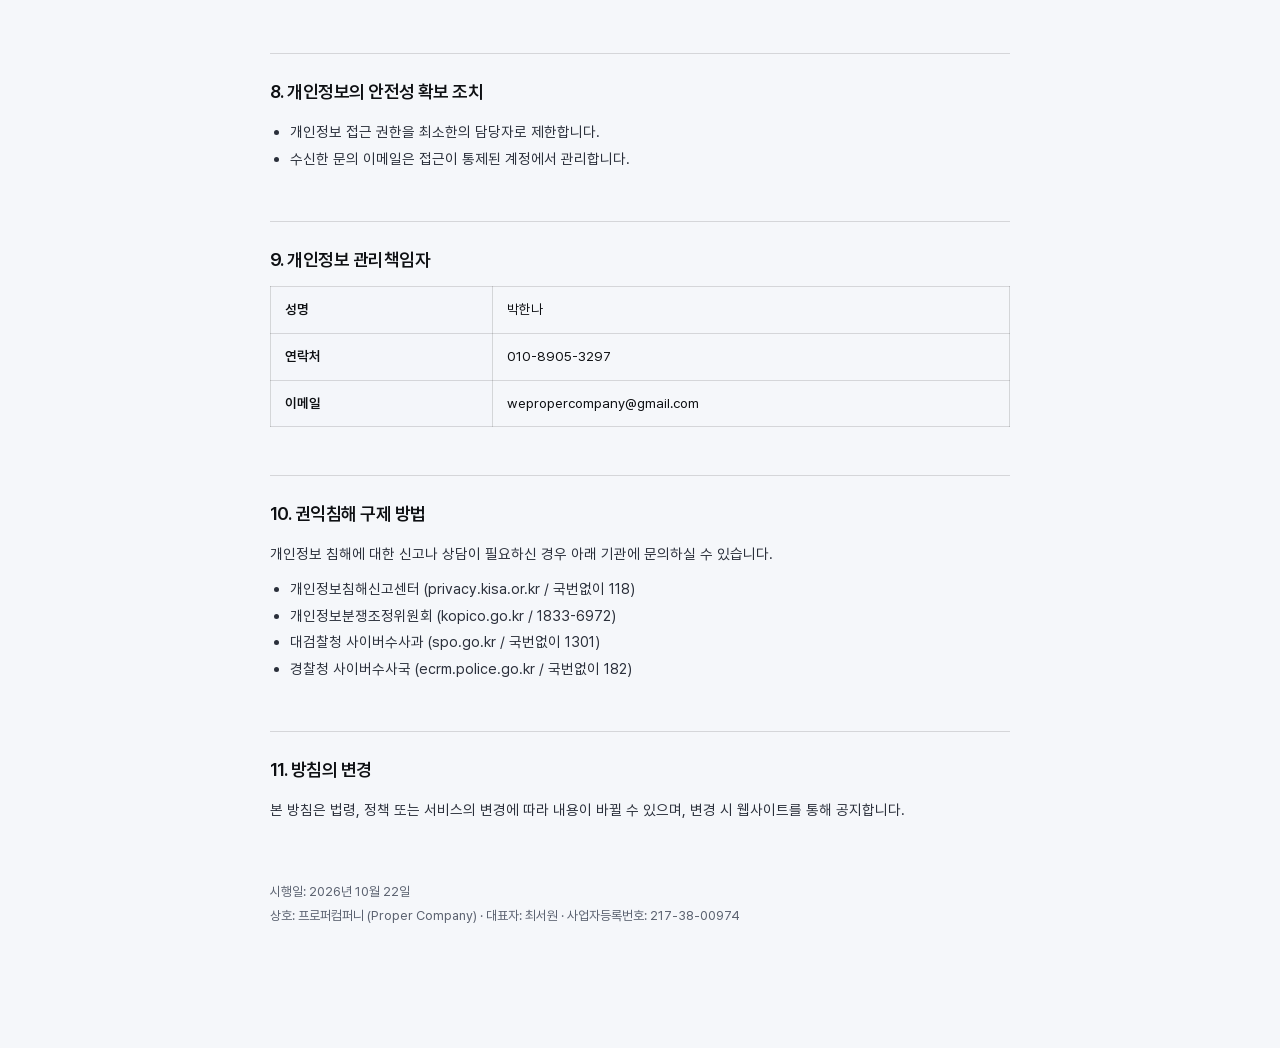
<file: privacy.html>
<!DOCTYPE html>
<html lang="ko">
<head>
  <meta charset="UTF-8">
  <meta name="viewport" content="width=device-width, initial-scale=1.0">
  <meta name="description" content="프로퍼컴퍼니 개인정보처리방침">
  <meta name="theme-color" content="#050A17">
  <title>개인정보처리방침 — PROPER COMPANY</title>
  <link rel="stylesheet" href="assets/css/proper.css">
  <style>
    .legal-bar {
      display: flex;
      align-items: center;
      justify-content: space-between;
      padding: 22px clamp(20px, 5vw, 60px);
      border-bottom: 1px solid var(--line-soft);
      background: #fff;
    }
    .legal-bar a.back {
      font-family: var(--display);
      font-size: 12px;
      font-weight: 600;
      letter-spacing: 0.08em;
      color: var(--muted);
    }
    .legal-bar a.back:hover { color: var(--accent); }
    .legal {
      max-width: 780px;
      margin: 0 auto;
      padding: clamp(48px, 8vw, 96px) 20px clamp(72px, 10vw, 120px);
    }
    .legal h1 {
      font-size: clamp(30px, 5vw, 44px);
      font-weight: 700;
      letter-spacing: -0.04em;
      line-height: 1.2;
    }
    .legal .lede {
      margin: 18px 0 0;
      font-size: 15px;
      line-height: 1.8;
      color: var(--muted);
    }
    .legal h2 {
      margin: 48px 0 12px;
      padding-top: 24px;
      border-top: 1px solid var(--line);
      font-size: 18px;
      font-weight: 600;
      letter-spacing: -0.03em;
    }
    .legal p, .legal li {
      font-size: 14.5px;
      line-height: 1.85;
      color: #2a2f3a;
    }
    .legal ul { margin: 8px 0 0; padding-left: 20px; list-style: disc; }
    .legal table {
      width: 100%;
      margin-top: 12px;
      border-collapse: collapse;
      font-size: 13.5px;
    }
    .legal th, .legal td {
      padding: 12px 14px;
      border: 1px solid var(--line);
      text-align: left;
      vertical-align: top;
      line-height: 1.6;
    }
    .legal th { width: 30%; background: #f4f6fa; font-weight: 600; }
    .legal .meta { margin-top: 56px; font-size: 13px; color: var(--muted); }
  </style>
</head>
<body>
  <div class="legal-bar">
    <a class="logo" href="./" aria-label="PROPER COMPANY 홈">
      <span class="logo__proper">PROPER</span><span class="logo__company">COMPANY</span>
    </a>
    <a class="back" href="./">← 홈으로</a>
  </div>

  <main class="legal">
    <h1>개인정보처리방침</h1>
    <p class="lede">프로퍼컴퍼니(이하 "회사")는 「개인정보 보호법」 등 관련 법령을 준수하며, 이용자의 개인정보를 소중히 다루고 있습니다. 본 방침은 웹사이트 문의하기를 통해 수집되는 개인정보의 처리에 관한 내용을 안내합니다.</p>

    <h2>1. 수집하는 개인정보 항목</h2>
    <table>
      <tr><th>구분</th><td>수집 항목</td></tr>
      <tr><th>필수</th><td>담당자명, 연락처, 이메일, 관심 서비스, 프로젝트 내용</td></tr>
      <tr><th>선택</th><td>회사/브랜드명, 예산</td></tr>
    </table>

    <h2>2. 개인정보의 수집·이용 목적</h2>
    <ul>
      <li>프로젝트 문의에 대한 응대 및 상담</li>
      <li>제안서·견적 안내 등 문의 내용에 따른 회신</li>
    </ul>

    <h2>3. 개인정보의 보유 및 이용 기간</h2>
    <p>수집한 개인정보는 상담 목적이 달성된 후 지체 없이 파기하며, 문의 접수일로부터 최대 1년을 넘지 않습니다. 단, 관계 법령에 따라 보존해야 하는 경우에는 해당 기간 동안 보관합니다.</p>

    <h2>4. 개인정보의 제3자 제공</h2>
    <p>회사는 이용자의 개인정보를 제3자에게 제공하지 않습니다. 다만 법령에 근거가 있거나 수사기관이 적법한 절차에 따라 요청하는 경우에는 예외로 합니다.</p>

    <h2>5. 개인정보 처리의 위탁</h2>
    <p>문의하기 양식은 작성하신 내용을 이용자의 이메일 앱을 통해 회사 이메일(wepropercompany@gmail.com)로 전달하는 방식이며, 회사는 해당 이메일 서비스(Google Gmail)에 문의 내용을 수신·보관합니다. 웹사이트는 Vercel Inc.의 호스팅 서비스를 이용하며, 문의 양식에 입력된 개인정보는 웹사이트 서버에 저장되지 않습니다.</p>

    <h2>6. 개인정보의 파기 절차 및 방법</h2>
    <ul>
      <li>파기 절차: 보유 기간이 경과하거나 처리 목적이 달성된 개인정보는 지체 없이 파기합니다.</li>
      <li>파기 방법: 이메일 및 전자적 파일로 저장된 정보는 복구할 수 없는 방법으로 영구 삭제합니다.</li>
    </ul>

    <h2>7. 이용자의 권리와 행사 방법</h2>
    <p>이용자는 언제든지 자신의 개인정보에 대한 열람, 정정, 삭제, 처리정지를 요청할 수 있으며, 아래 개인정보 관리책임자에게 이메일 또는 전화로 요청하시면 지체 없이 조치하겠습니다. 개인정보 수집·이용에 동의하지 않을 권리가 있으며, 동의를 거부하실 경우 문의하기 이용이 제한될 수 있습니다. 이 경우 이메일로 직접 문의하실 수 있습니다.</p>

    <h2>8. 개인정보의 안전성 확보 조치</h2>
    <ul>
      <li>개인정보 접근 권한을 최소한의 담당자로 제한합니다.</li>
      <li>수신한 문의 이메일은 접근이 통제된 계정에서 관리합니다.</li>
    </ul>

    <h2>9. 개인정보 관리책임자</h2>
    <table>
      <tr><th>성명</th><td>박한나</td></tr>
      <tr><th>연락처</th><td>010-8905-3297</td></tr>
      <tr><th>이메일</th><td>wepropercompany@gmail.com</td></tr>
    </table>

    <h2>10. 권익침해 구제 방법</h2>
    <p>개인정보 침해에 대한 신고나 상담이 필요하신 경우 아래 기관에 문의하실 수 있습니다.</p>
    <ul>
      <li>개인정보침해신고센터 (privacy.kisa.or.kr / 국번없이 118)</li>
      <li>개인정보분쟁조정위원회 (kopico.go.kr / 1833-6972)</li>
      <li>대검찰청 사이버수사과 (spo.go.kr / 국번없이 1301)</li>
      <li>경찰청 사이버수사국 (ecrm.police.go.kr / 국번없이 182)</li>
    </ul>

    <h2>11. 방침의 변경</h2>
    <p>본 방침은 법령, 정책 또는 서비스의 변경에 따라 내용이 바뀔 수 있으며, 변경 시 웹사이트를 통해 공지합니다.</p>

    <p class="meta">시행일: 2026년 10월 22일<br>상호: 프로퍼컴퍼니 (Proper Company) · 대표자: 최서원 · 사업자등록번호: 217-38-00974</p>
  </main>
</body>
</html>
</file>
<file: assets/css/proper.css>
@import url("../fonts/fonts.css");

:root {
  --bg: #f5f7fa;
  --surface: #ffffff;
  --ink: #0e1013;
  --muted: #5b6270;
  --line: rgba(14, 16, 19, 0.14);
  --line-soft: rgba(14, 16, 19, 0.08);
  --accent: #0b5eff;
  --accent-deep: #0043d6;
  --accent-soft: #6e9bff;
  --navy: #050a17;
  --navy-soft: #0a1330;
  --green: #00b140;
  --danger: #c93b3b;
  --display: "Pretendard", "Apple SD Gothic Neo", sans-serif;
  --body: "Pretendard", "Apple SD Gothic Neo", sans-serif;
  --ease: cubic-bezier(0.22, 0.61, 0.36, 1);
  --header-h: 92px;
}

*,
*::before,
*::after {
  box-sizing: border-box;
}

html {
  -webkit-text-size-adjust: 100%;
}

html.lenis,
html.lenis body {
  height: auto;
}

.lenis.lenis-smooth {
  scroll-behavior: auto !important;
}

.lenis.lenis-stopped {
  overflow: hidden;
}

section[id] {
  scroll-margin-top: 100px;
}

body {
  margin: 0;
  background: var(--bg);
  color: var(--ink);
  font-family: var(--body);
  font-size: 16px;
  line-height: 1.6;
  word-break: keep-all;
  -webkit-font-smoothing: antialiased;
  overflow-x: hidden;
}

body.is-locked {
  overflow: hidden;
}

h1,
h2,
h3,
h4,
p,
ul,
ol,
figure {
  margin: 0;
}

ul,
ol {
  padding: 0;
  list-style: none;
}

a {
  color: inherit;
  text-decoration: none;
}

button {
  font: inherit;
  color: inherit;
  background: none;
  border: 0;
  cursor: pointer;
}

img {
  display: block;
  max-width: 100%;
}

::selection {
  background: var(--accent);
  color: #fff;
}

:focus-visible {
  outline: 2px solid var(--accent);
  outline-offset: 3px;
  border-radius: 4px;
}

.dark :focus-visible,
.site-footer :focus-visible {
  outline-color: #fff;
}

.inner {
  width: min(1320px, calc(100% - 96px));
  margin: 0 auto;
}

.skip-link {
  position: fixed;
  top: 12px;
  left: 12px;
  z-index: 300;
  padding: 12px 18px;
  background: var(--ink);
  color: #fff;
  border-radius: 8px;
  font-size: 13px;
  transform: translateY(-160%);
}

.skip-link:focus {
  transform: none;
}

.eyebrow {
  display: inline-flex;
  align-items: center;
  gap: 9px;
  font-family: var(--display);
  font-size: 11px;
  font-weight: 600;
  letter-spacing: 0.12em;
  text-transform: uppercase;
  color: var(--muted);
}

.eyebrow::before {
  content: "";
  width: 18px;
  height: 1px;
  background: currentColor;
}

.dark .eyebrow {
  color: rgba(255, 255, 255, 0.52);
}

.reveal {
  opacity: 0;
  transform: translateY(28px);
  transition:
    opacity 0.9s var(--ease),
    transform 0.9s var(--ease);
  transition-delay: var(--d, 0ms);
}

.reveal.is-in {
  opacity: 1;
  transform: none;
}

/* section motion */

.line {
  display: block;
  overflow: hidden;
  padding-bottom: 0.1em;
  margin-bottom: -0.1em;
}

.line > span {
  display: block;
  transform: translateY(112%);
  transition: transform 1s var(--ease);
}

.mask-reveal.is-in .line > span {
  transform: none;
}

.line:nth-child(2) > span {
  transition-delay: 0.08s;
}

.line:nth-child(3) > span {
  transition-delay: 0.16s;
}

.mask-reveal .eyebrow {
  opacity: 0;
  transform: translateY(8px);
  transition:
    opacity 0.6s var(--ease),
    transform 0.7s var(--ease);
}

.mask-reveal.is-in .eyebrow {
  opacity: 1;
  transform: none;
}

.reveal .eyebrow::before,
.mask-reveal .eyebrow::before {
  transform: scaleX(0);
  transform-origin: left;
  transition: transform 0.8s var(--ease) 0.12s;
}

.reveal.is-in .eyebrow::before,
.mask-reveal.is-in .eyebrow::before {
  transform: scaleX(1);
}

/* ---------- header ---------- */

.site-header {
  position: fixed;
  inset: 0 0 auto;
  z-index: 100;
  padding: 26px 0;
  color: var(--ink);
  transform: translateY(-105%);
  transition:
    transform 0.8s var(--ease),
    color 0.35s ease,
    background-color 0.35s ease,
    border-color 0.35s ease;
  border-bottom: 1px solid transparent;
}

body.is-ready .site-header {
  transform: none;
}

.site-header.is-scrolled {
  padding: 18px 0;
  background: rgba(245, 247, 250, 0.78);
  backdrop-filter: blur(16px);
  -webkit-backdrop-filter: blur(16px);
  border-bottom-color: var(--line-soft);
}

.site-header.is-dark {
  color: #fff;
}

.site-header.is-dark.is-scrolled {
  background: rgba(5, 10, 23, 0.62);
  border-bottom-color: rgba(255, 255, 255, 0.1);
}

.header__inner {
  display: grid;
  grid-template-columns: 1fr auto 1fr;
  align-items: center;
  gap: 24px;
}

.header__nav {
  display: flex;
  gap: 30px;
}

.header__nav a {
  position: relative;
  font-size: 13px;
  font-weight: 500;
  letter-spacing: -0.01em;
  white-space: nowrap;
}

.header__nav a::after {
  content: "";
  position: absolute;
  left: 0;
  right: 0;
  bottom: -5px;
  height: 1px;
  background: currentColor;
  transform: scaleX(0);
  transform-origin: left;
  transition: transform 0.35s var(--ease);
}

.header__nav a:hover::after,
.header__nav a:focus-visible::after {
  transform: scaleX(1);
}

.logo {
  display: inline-flex;
  align-items: baseline;
  gap: 0.4em;
  font-family: var(--display);
  font-size: clamp(22px, 2.08vw, 30px);
  font-weight: 400;
  letter-spacing: 0;
  line-height: 1;
  white-space: nowrap;
}

.logo__proper {
  font-weight: 900;
  letter-spacing: -0.03em;
}

.logo__company {
  font-weight: 200;
  letter-spacing: 0.02em;
  opacity: 1;
}

.header__actions {
  display: flex;
  align-items: center;
  justify-content: flex-end;
  gap: 16px;
}

.header__cta {
  display: inline-flex;
  align-items: center;
  gap: 10px;
  min-height: 44px;
  padding: 0 22px;
  border: 1px solid currentColor;
  border-radius: 999px;
  font-size: 12.5px;
  font-weight: 600;
  letter-spacing: -0.01em;
  transition:
    background-color 0.3s ease,
    color 0.3s ease,
    border-color 0.3s ease;
}

.header__cta:hover {
  background: var(--ink);
  color: #fff;
  border-color: var(--ink);
}

.is-dark .header__cta:hover {
  background: #fff;
  color: var(--ink);
  border-color: #fff;
}

.header__cta svg {
  width: 13px;
  height: 13px;
}

.menu-btn {
  display: none;
  width: 44px;
  height: 44px;
  padding: 0;
  position: relative;
  border: 1px solid currentColor;
  border-radius: 50%;
}

.menu-btn span {
  position: absolute;
  left: 13px;
  width: 16px;
  height: 1px;
  background: currentColor;
  transition: transform 0.35s var(--ease), top 0.35s var(--ease);
}

.menu-btn span:first-child {
  top: 20px;
}

.menu-btn span:last-child {
  top: 24px;
}

.menu-open .menu-btn span:first-child {
  top: 22px;
  transform: rotate(45deg);
}

.menu-open .menu-btn span:last-child {
  top: 22px;
  transform: rotate(-45deg);
}

.mobile-menu {
  position: fixed;
  inset: 0;
  z-index: 90;
  display: flex;
  flex-direction: column;
  justify-content: center;
  padding: 120px 36px 48px;
  background: var(--navy);
  color: #fff;
  opacity: 0;
  visibility: hidden;
  transform: translateY(-24px);
  transition:
    opacity 0.45s var(--ease),
    transform 0.45s var(--ease),
    visibility 0.45s;
}

.menu-open .mobile-menu {
  opacity: 1;
  visibility: visible;
  transform: none;
}

.mobile-menu nav {
  display: flex;
  flex-direction: column;
  border-top: 1px solid rgba(255, 255, 255, 0.14);
}

.mobile-menu nav a {
  display: flex;
  align-items: baseline;
  justify-content: space-between;
  padding: 20px 0;
  border-bottom: 1px solid rgba(255, 255, 255, 0.14);
  font-size: 30px;
  font-weight: 600;
  letter-spacing: -0.03em;
}

.mobile-menu nav a span {
  font-family: var(--display);
  font-size: 10px;
  font-weight: 400;
  letter-spacing: 0.18em;
  color: rgba(255, 255, 255, 0.45);
}

.mobile-menu__contact {
  margin-top: auto;
  display: grid;
  gap: 6px;
  font-size: 13px;
  color: rgba(255, 255, 255, 0.6);
}

.mobile-menu__contact a:hover {
  color: #fff;
}

/* ---------- hero ---------- */

.hero {
  position: relative;
  display: flex;
  flex-direction: column;
  min-height: 100svh;
  padding: calc(var(--header-h) + 36px) 0 30px;
  overflow: hidden;
  background: linear-gradient(180deg, #ffffff 0%, var(--bg) 86%);
}

.hero__grid {
  flex: 1;
  display: grid;
  grid-template-columns: minmax(0, 1.04fr) minmax(280px, 0.96fr);
  align-items: center;
  gap: clamp(32px, 5vw, 76px);
  padding-bottom: clamp(44px, 7vh, 76px);
}

.hero__kicker {
  display: flex;
  justify-content: space-between;
  gap: 18px;
  max-width: 560px;
  margin-bottom: clamp(26px, 4vh, 40px);
  padding-bottom: 14px;
  border-bottom: 1px solid var(--line);
  font-family: var(--display);
  font-size: 11px;
  font-weight: 600;
  letter-spacing: 0.1em;
  text-transform: uppercase;
  color: var(--muted);
}

.hero__title {
  font-family: var(--display);
  font-size: clamp(48px, 5.8vw, 86px);
  font-weight: 700;
  line-height: 0.98;
  letter-spacing: -0.055em;
  opacity: 0;
  transform: translateY(26px);
  transition:
    opacity 1s var(--ease),
    transform 1.15s var(--ease);
}

body.is-ready .hero__title {
  opacity: 1;
  transform: none;
}

.hero__title em {
  font-style: normal;
  color: var(--accent);
}

.hero__aside {
  display: flex;
  flex-direction: column;
  align-items: flex-start;
  gap: 20px;
  max-width: 430px;
  margin-top: clamp(28px, 4vh, 42px);
}

.hero__aside p {
  font-size: 16px;
  line-height: 1.78;
  letter-spacing: -0.01em;
  color: #333945;
}

.hero__link {
  display: inline-flex;
  align-items: center;
  gap: 9px;
  min-height: 30px;
  padding-bottom: 4px;
  border-bottom: 1px solid var(--ink);
  font-size: 13px;
  font-weight: 600;
  transition:
    color 0.25s ease,
    border-color 0.25s ease;
}

.hero__link:hover {
  color: var(--accent);
  border-bottom-color: var(--accent);
}

.hero__link svg {
  width: 14px;
  height: 14px;
  transition: transform 0.3s var(--ease);
}

.hero__link:hover svg {
  transform: translateX(3px);
}

.hero__visual {
  position: relative;
  display: flex;
  flex-direction: column;
  align-items: flex-end;
  justify-self: end;
  gap: 32px;
  width: min(100%, 520px);
}

.hero__visual::before {
  content: "";
  position: absolute;
  top: 50%;
  right: -6%;
  width: 82%;
  aspect-ratio: 1;
  transform: translateY(-54%);
  border-radius: 50%;
  background: radial-gradient(circle, rgba(11, 94, 255, 0.12), transparent 66%);
  pointer-events: none;
}

.hero__orb {
  position: relative;
  width: clamp(280px, 33vw, 462px);
  aspect-ratio: 1;
  opacity: 0;
  transform: translateY(44px) scale(0.96);
  transition:
    opacity 1.4s var(--ease) 0.12s,
    transform 1.6s var(--ease) 0.12s;
}

.hero__orbit {
  position: absolute;
  z-index: 2;
  inset: -4%;
  border: 1px solid var(--line);
  border-radius: 50%;
  pointer-events: none;
}

.hero__orbit-dot {
  position: absolute;
  inset: 0;
  animation: orbit-spin 18s linear infinite reverse;
}

.hero__orbit-dot::before {
  content: "";
  position: absolute;
  inset: -1px;
  border-radius: 50%;
  background: conic-gradient(
    from 0deg,
    rgba(11, 94, 255, 0.9) 0deg,
    rgba(11, 94, 255, 0.5) 18deg,
    rgba(11, 94, 255, 0.16) 38deg,
    transparent 58deg 360deg
  );
  -webkit-mask: radial-gradient(farthest-side, transparent calc(100% - 3px), #000 calc(100% - 3px));
  mask: radial-gradient(farthest-side, transparent calc(100% - 3px), #000 calc(100% - 3px));
  filter: drop-shadow(0 0 4px rgba(11, 94, 255, 0.45));
}

.hero__orbit-dot::after {
  content: "";
  position: absolute;
  top: -5px;
  left: 50%;
  width: 10px;
  height: 10px;
  margin-left: -5px;
  border-radius: 50%;
  background: var(--accent);
  box-shadow: 0 0 14px rgba(11, 94, 255, 0.55);
}

.hero__orb-y {
  position: relative;
  z-index: 1;
  width: 100%;
  height: 100%;
}

@keyframes orbit-spin {
  to {
    transform: rotate(360deg);
  }
}

body.is-ready .hero__orb {
  opacity: 1;
  transform: none;
}

.hero__orb img {
  width: 100%;
  height: 100%;
}

.hero__terra {
  position: absolute;
  inset: 0;
  z-index: 1;
}

.hero__terra > div {
  width: 100%;
  height: 100%;
}

.hero__orb-fallback {
  position: absolute;
  inset: 0;
  z-index: 0;
  object-fit: contain;
  pointer-events: none;
  transition:
    opacity 0.7s var(--ease),
    visibility 0.7s;
}

.hero__terra[data-ready="true"] + .hero__orb-fallback {
  opacity: 0;
  visibility: hidden;
}

.hero__caption {
  display: flex;
  justify-content: space-between;
  gap: 18px;
  width: clamp(280px, 33vw, 462px);
  padding-top: 12px;
  border-top: 1px solid var(--line);
  font-family: var(--display);
  font-size: 10px;
  font-weight: 600;
  letter-spacing: 0.1em;
  text-transform: uppercase;
  color: var(--muted);
}

.hero__foot {
  display: flex;
  align-items: center;
  justify-content: space-between;
  gap: 28px;
  padding-top: 22px;
  border-top: 1px solid var(--line);
}

.hero__disciplines {
  display: flex;
  flex-wrap: wrap;
  gap: 6px 24px;
}

.hero__disciplines li {
  font-family: var(--display);
  font-size: 10.5px;
  font-weight: 600;
  letter-spacing: 0.12em;
  text-transform: uppercase;
  color: var(--muted);
}

.hero__scroll {
  display: inline-flex;
  align-items: center;
  gap: 12px;
  font-family: var(--display);
  font-size: 10px;
  font-weight: 600;
  letter-spacing: 0.16em;
  color: var(--muted);
}

.hero__scroll i {
  position: relative;
  display: block;
  width: 42px;
  height: 1px;
  background: rgba(14, 16, 19, 0.2);
  overflow: hidden;
}

.hero__scroll i::after {
  content: "";
  position: absolute;
  inset: 0 auto 0 -100%;
  width: 100%;
  background: var(--ink);
  animation: scroll-line 1.9s var(--ease) infinite;
}

.hero__scroll:hover {
  color: var(--ink);
}

@keyframes scroll-line {
  0% {
    transform: translateX(0);
  }
  60%,
  100% {
    transform: translateX(200%);
  }
}

/* ---------- prologue ---------- */

.prologue {
  padding: clamp(96px, 14vh, 160px) 0 clamp(84px, 11vh, 128px);
}

.prologue__grid {
  display: grid;
  grid-template-columns: 1.06fr 0.94fr;
  gap: clamp(48px, 7vw, 104px);
  align-items: start;
}

.prologue__head h2 {
  margin-top: 26px;
  font-family: var(--display);
  font-size: clamp(34px, 4.2vw, 54px);
  font-weight: 700;
  line-height: 1.24;
  letter-spacing: -0.045em;
}

.prologue__head h2 em {
  font-style: normal;
  box-shadow: inset 0 -0.26em 0 rgba(11, 94, 255, 0.16);
}

.prologue__copy {
  max-width: 520px;
  padding-top: 4px;
}

.prologue__copy p {
  margin-top: 22px;
  font-size: 15px;
  line-height: 1.85;
  letter-spacing: -0.01em;
  color: var(--muted);
}

.prologue__copy .prologue__lede {
  margin-top: 0;
  font-size: 20px;
  font-weight: 500;
  line-height: 1.68;
  letter-spacing: -0.025em;
  color: #23282f;
}

.prologue__sign {
  display: flex;
  justify-content: space-between;
  gap: 20px;
  margin-top: 34px;
  padding-top: 14px;
  border-top: 1px solid var(--line);
  font-family: var(--display);
  font-size: 10px;
  font-weight: 600;
  letter-spacing: 0.1em;
  text-transform: uppercase;
  color: var(--muted);
}

.prologue__sign span:last-child {
  text-align: right;
}

/* ---------- vision ---------- */

.vision {
  padding: clamp(96px, 14vh, 150px) 0 clamp(100px, 14vh, 160px);
  background: var(--surface);
  border-top: 1px solid var(--line-soft);
  border-bottom: 1px solid var(--line-soft);
}

.vision__head {
  display: grid;
  grid-template-columns: 1fr 0.72fr;
  gap: clamp(40px, 7vw, 96px);
  align-items: end;
}

.vision__head h2 {
  margin-top: 24px;
  font-family: var(--display);
  font-size: clamp(34px, 4.2vw, 54px);
  font-weight: 700;
  line-height: 1.2;
  letter-spacing: -0.045em;
}

.vision__head p {
  max-width: 410px;
  padding-bottom: 8px;
  font-size: 15px;
  line-height: 1.8;
  color: var(--muted);
}

.vision__grid {
  display: grid;
  grid-template-columns: repeat(3, 1fr);
  gap: clamp(26px, 4vw, 56px);
  margin-top: clamp(52px, 7vw, 80px);
}

.vision__item {
  position: relative;
  padding-top: 24px;
  border-top: 1px solid var(--line);
}

.vision__item::before {
  content: "";
  position: absolute;
  top: -1px;
  left: 0;
  width: 100%;
  height: 1px;
  background: var(--ink);
  opacity: 0.28;
  transform: scaleX(0);
  transform-origin: left;
  transition: transform 1.1s var(--ease);
  transition-delay: var(--d, 0ms);
}

.vision__item.is-in::before {
  transform: scaleX(1);
}

.vision__index {
  display: block;
  margin-bottom: 26px;
  font-family: var(--display);
  font-size: 11px;
  font-weight: 600;
  letter-spacing: 0.1em;
  color: var(--muted);
}

.vision__item h3 {
  font-family: var(--display);
  font-size: clamp(24px, 2.4vw, 30px);
  font-weight: 600;
  letter-spacing: -0.035em;
}

.vision__item p {
  max-width: 300px;
  margin-top: 12px;
  font-size: 14.5px;
  line-height: 1.75;
  color: var(--muted);
}

/* ---------- services ---------- */

.services {
  position: relative;
  padding: clamp(88px, 12vh, 128px) 0 clamp(80px, 11vh, 118px);
  background: var(--navy);
  color: #fff;
  overflow: hidden;
}

.services::before {
  content: "";
  position: absolute;
  inset: -36% -18% auto auto;
  width: 62vw;
  height: 62vw;
  background: radial-gradient(circle, rgba(11, 94, 255, 0.22) 0%, transparent 64%);
  pointer-events: none;
}

.services .inner {
  position: relative;
  z-index: 1;
}

.services__top {
  display: grid;
  grid-template-columns: 1.18fr 0.82fr;
  gap: clamp(40px, 7vw, 96px);
  align-items: end;
}

.services__statement {
  max-width: 900px;
  margin-top: 24px;
  font-family: var(--display);
  font-size: clamp(30px, 3.4vw, 46px);
  font-weight: 700;
  line-height: 1.28;
  letter-spacing: -0.045em;
}

.services__statement em {
  font-style: normal;
  color: var(--accent-soft);
}

.services__note {
  max-width: 380px;
  padding-bottom: 8px;
  font-size: 14.5px;
  line-height: 1.8;
  color: rgba(255, 255, 255, 0.56);
}

.service-list {
  display: grid;
  grid-template-columns: repeat(3, 1fr);
  margin-top: clamp(52px, 7vw, 78px);
  border-top: 1px solid rgba(255, 255, 255, 0.16);
}

.service {
  padding: clamp(28px, 3vw, 36px) clamp(22px, 2.6vw, 38px) 34px 0;
  border-right: 1px solid rgba(255, 255, 255, 0.1);
  transition: background-color 0.4s ease;
}

.service:last-child {
  border-right: 0;
  padding-right: 0;
}

.service + .service {
  padding-left: clamp(22px, 2.6vw, 38px);
}

.service:hover {
  background: rgba(255, 255, 255, 0.03);
}

.service__index {
  display: block;
  font-family: var(--display);
  font-size: 10.5px;
  font-weight: 600;
  letter-spacing: 0.1em;
  text-transform: uppercase;
  color: rgba(255, 255, 255, 0.42);
}

.service h3 {
  margin-top: 26px;
  font-family: var(--display);
  font-size: clamp(24px, 2.2vw, 30px);
  font-weight: 600;
  line-height: 1.06;
  letter-spacing: -0.035em;
}

.service__desc {
  margin-top: 14px;
  max-width: 320px;
  font-size: 13.5px;
  line-height: 1.7;
  color: rgba(255, 255, 255, 0.5);
}

.service__items {
  margin-top: 26px;
  border-top: 1px solid rgba(255, 255, 255, 0.1);
}

.service__items li {
  padding: 13px 0;
  border-bottom: 1px solid rgba(255, 255, 255, 0.08);
}

.service__items li:last-child {
  border-bottom: 0;
  padding-bottom: 0;
}

.service__items strong {
  display: block;
  font-size: 14.5px;
  font-weight: 600;
  letter-spacing: -0.015em;
  color: #fff;
}

.service__items span {
  display: block;
  margin-top: 4px;
  font-size: 12.5px;
  line-height: 1.6;
  color: rgba(255, 255, 255, 0.5);
}

.media-band {
  display: grid;
  grid-template-columns: minmax(200px, 0.3fr) minmax(0, 1fr);
  align-items: start;
  gap: clamp(32px, 4.6vw, 68px);
  margin-top: clamp(56px, 7vw, 84px);
  padding-top: clamp(28px, 3.2vw, 40px);
  border-top: 1px solid rgba(255, 255, 255, 0.14);
}

/* Leads the services section: no top rule, a divider below before the service intro. */
.media-band--lead {
  margin-top: 0;
  margin-bottom: clamp(56px, 7vw, 84px);
  padding-top: 0;
  padding-bottom: clamp(40px, 5vw, 60px);
  border-top: 0;
  border-bottom: 1px solid rgba(255, 255, 255, 0.14);
}

.media-band__head {
  display: flex;
  flex-direction: column;
  align-items: flex-start;
}

.media-band__label {
  padding-top: 2px;
  font-family: var(--display);
  font-size: 10px;
  font-weight: 600;
  letter-spacing: 0.12em;
  text-transform: uppercase;
  color: rgba(255, 255, 255, 0.4);
  white-space: nowrap;
}

.media-band__title {
  margin-top: 18px;
  font-family: var(--display);
  font-size: clamp(27px, 2.6vw, 36px);
  font-weight: 700;
  line-height: 1.04;
  letter-spacing: -0.045em;
}

.media-band__title span {
  font-weight: 300;
  letter-spacing: -0.025em;
}

.media-band__title::after {
  content: "";
  display: block;
  width: 52px;
  height: 1px;
  margin-top: 20px;
  background: var(--accent-soft);
}

.media-band__note {
  max-width: 250px;
  margin-top: 18px;
  font-size: 12.5px;
  line-height: 1.8;
  color: rgba(255, 255, 255, 0.48);
}

.media-band__body {
  display: grid;
  grid-template-columns: minmax(0, 1.08fr) minmax(250px, 0.92fr);
  align-items: center;
  gap: clamp(32px, 4vw, 60px);
}

.media-band__platforms {
  position: relative;
  padding: clamp(10px, 1.4vw, 18px) 0;
}

.media-band__platforms::before {
  content: "";
  position: absolute;
  inset: -16% -8%;
  background: radial-gradient(ellipse at 32% 50%, rgba(11, 94, 255, 0.28) 0%, transparent 68%);
  filter: blur(18px);
  pointer-events: none;
}

.media-band__row {
  position: relative;
  z-index: 1;
  display: flex;
  align-items: center;
}

.media-band__row--global {
  margin-top: clamp(7px, 0.9vw, 11px);
  padding-left: clamp(12px, 2vw, 28px);
}

.media-band__row li {
  position: relative;
  flex: none;
  width: clamp(58px, 7vw, 100px);
  aspect-ratio: 1;
  transition: transform 0.35s var(--ease);
}

.media-band__row li + li {
  margin-left: clamp(-14px, -0.9vw, -8px);
}

.media-band__row li:hover {
  z-index: 3;
  transform: translateY(-5px);
}

.media-band__row img {
  display: block;
  width: 100%;
  height: 100%;
  border-radius: 50%;
  object-fit: cover;
  box-shadow: 0 12px 28px rgba(0, 0, 0, 0.38);
}

.media-band__copy {
  max-width: 440px;
}

.media-band__copy p:not(.media-band__lede) {
  font-size: 13.5px;
  line-height: 1.85;
  color: rgba(255, 255, 255, 0.56);
}

.media-band__copy p + p {
  margin-top: 14px;
}

.media-band__lede {
  font-size: clamp(15.5px, 1.2vw, 17px);
  font-weight: 500;
  line-height: 1.7;
  color: #fff;
}

/* ---------- portfolio ---------- */

.portfolio {
  padding: clamp(104px, 15vh, 160px) 0 clamp(100px, 14vh, 150px);
  background: var(--bg);
}

.portfolio__grid {
  display: grid;
  grid-template-columns: 0.84fr 1.16fr;
  gap: clamp(40px, 6vw, 88px);
  align-items: start;
}

.portfolio__head h2 {
  margin-top: 24px;
  font-family: var(--display);
  font-size: clamp(40px, 5.4vw, 74px);
  font-weight: 700;
  line-height: 1.02;
  letter-spacing: -0.05em;
}

.portfolio__head > p {
  max-width: 400px;
  margin-top: 24px;
  font-size: 15px;
  line-height: 1.8;
  color: var(--muted);
}

.portfolio__meta {
  display: flex;
  justify-content: space-between;
  gap: 16px;
  max-width: 400px;
  margin-top: 30px;
  padding-top: 13px;
  border-top: 1px solid var(--line);
  font-family: var(--display);
  font-size: 10px;
  font-weight: 600;
  letter-spacing: 0.1em;
  text-transform: uppercase;
  color: var(--muted);
}

.portfolio__list {
  margin-top: 44px;
  border-top: 1px solid var(--line);
}

.portfolio__row {
  display: grid;
  grid-template-columns: 40px 1fr auto;
  gap: 18px;
  align-items: center;
  width: 100%;
  padding: 22px 0;
  text-align: left;
  border-bottom: 1px solid var(--line);
  transition: padding-left 0.35s var(--ease), background-color 0.35s ease;
}

.portfolio__row:hover,
.portfolio__row.is-active {
  padding-left: 10px;
}

.portfolio__row .idx {
  font-family: var(--display);
  font-size: 10.5px;
  font-weight: 600;
  letter-spacing: 0.1em;
  color: var(--muted);
}

.portfolio__row .body strong {
  display: block;
  font-size: clamp(18px, 1.7vw, 24px);
  font-weight: 600;
  letter-spacing: -0.035em;
  line-height: 1.24;
  transition: color 0.3s ease;
}

.portfolio__row:hover .body strong,
.portfolio__row.is-active .body strong {
  color: var(--accent);
}

.portfolio__row .body em {
  display: block;
  margin-top: 5px;
  font-style: normal;
  font-family: var(--display);
  font-size: 10px;
  font-weight: 500;
  letter-spacing: 0.1em;
  text-transform: uppercase;
  color: var(--muted);
}

.portfolio__row .go {
  width: 38px;
  height: 38px;
  display: grid;
  place-items: center;
  border: 1px solid var(--line);
  border-radius: 50%;
  transition:
    background-color 0.3s ease,
    border-color 0.3s ease,
    color 0.3s ease;
}

.portfolio__row:hover .go,
.portfolio__row.is-active .go {
  background: var(--accent);
  border-color: var(--accent);
  color: #fff;
}

.portfolio__row .go svg {
  width: 13px;
  height: 13px;
}

/* mini index: works nested under a parent row, folder style */
.portfolio__group {
  position: relative;
}

.portfolio__toggle {
  position: absolute;
  top: 22px;
  right: 54px;
  width: 38px;
  height: 38px;
  display: grid;
  place-items: center;
  border-radius: 50%;
  color: var(--muted);
  transition: color 0.3s ease, background-color 0.3s ease;
}

.portfolio__toggle:hover {
  color: var(--accent);
  background: rgba(14, 16, 19, 0.05);
}

.portfolio__toggle svg {
  width: 14px;
  height: 14px;
  transition: transform 0.35s var(--ease);
}

.portfolio__group:not(.is-open) .portfolio__toggle svg {
  transform: rotate(-90deg);
}

.portfolio__sub {
  display: grid;
  grid-template-rows: 0fr;
  visibility: hidden;
  transition: grid-template-rows 0.4s var(--ease), visibility 0s linear 0.4s;
}

.portfolio__group.is-open .portfolio__sub {
  grid-template-rows: 1fr;
  visibility: visible;
  transition: grid-template-rows 0.4s var(--ease), visibility 0s;
}

.portfolio__sub-inner {
  min-height: 0;
  overflow: hidden;
  margin-left: 12px;
  border-left: 1px solid var(--line);
}

.portfolio__row--sub {
  position: relative;
  grid-template-columns: 38px 1fr auto;
  gap: 10px;
  padding: 9px 0 9px 22px;
  border-bottom: 0;
}

.portfolio__row--sub::before {
  content: "";
  position: absolute;
  left: 0;
  top: 50%;
  width: 12px;
  border-top: 1px solid var(--line);
}

.portfolio__row--sub:hover,
.portfolio__row--sub.is-active {
  padding-left: 28px;
}

.portfolio__row--sub .idx {
  font-size: 9.5px;
}

.portfolio__row--sub .body strong {
  font-size: 14px;
  font-weight: 500;
  letter-spacing: -0.02em;
}

.portfolio__row--sub .body em {
  margin-top: 1px;
  font-size: 9px;
}

.portfolio__row--sub .go {
  width: 24px;
  height: 24px;
}

.portfolio__row--sub .go svg {
  width: 10px;
  height: 10px;
}

.portfolio__group > .portfolio__row {
  border-bottom: 0;
}

.portfolio__group {
  border-bottom: 1px solid var(--line);
}

.portfolio__thumb {
  display: none;
  order: -1;
}

.portfolio__preview {
  position: sticky;
  top: 124px;
}

.portfolio__frame {
  position: relative;
  aspect-ratio: 4 / 3;
  border: 1px solid var(--line-soft);
  border-radius: 8px;
  overflow: hidden;
  background: #eef1f6;
  box-shadow: 0 24px 60px rgba(14, 16, 19, 0.1);
}

.portfolio__frame img {
  position: absolute;
  inset: 0;
  width: 100%;
  height: 100%;
  object-fit: contain;
  opacity: 0;
  transform: scale(1.02);
  transition:
    opacity 0.6s var(--ease),
    transform 1.2s var(--ease);
}

.portfolio__frame img.is-shown {
  opacity: 1;
  transform: none;
}

.portfolio__caption {
  display: flex;
  justify-content: space-between;
  gap: 16px;
  margin-top: 14px;
  padding-top: 12px;
  border-top: 1px solid var(--line);
  font-family: var(--display);
  font-size: 10px;
  font-weight: 600;
  letter-spacing: 0.1em;
  text-transform: uppercase;
  color: var(--muted);
}

/* ---------- cta ---------- */

.cta {
  position: relative;
  padding: clamp(96px, 13vh, 140px) 0;
  background: var(--navy);
  color: #fff;
  overflow: hidden;
}

.cta::before {
  content: "";
  position: absolute;
  inset: 0;
  background: radial-gradient(58% 86% at 88% 26%, rgba(11, 94, 255, 0.18), transparent 64%);
  pointer-events: none;
}

.cta__grid {
  position: relative;
  z-index: 1;
  display: grid;
  grid-template-columns: 1.12fr 0.88fr;
  gap: clamp(44px, 8vw, 110px);
  align-items: end;
}

.cta .eyebrow {
  color: rgba(255, 255, 255, 0.56);
}

.cta .eyebrow::before {
  background: var(--accent-soft);
}

.cta h2 {
  margin-top: 24px;
  font-family: var(--display);
  font-size: clamp(36px, 5vw, 64px);
  font-weight: 700;
  line-height: 1.14;
  letter-spacing: -0.05em;
}

.cta__copy > p {
  margin-top: 18px;
  font-size: 15px;
  color: rgba(255, 255, 255, 0.6);
}

.cta__panel {
  padding-left: clamp(28px, 4vw, 56px);
  border-left: 1px solid rgba(255, 255, 255, 0.16);
}

.cta__button {
  display: inline-flex;
  align-items: center;
  justify-content: center;
  gap: 14px;
  min-height: 56px;
  padding: 0 30px;
  border-radius: 999px;
  background: #fff;
  color: var(--ink);
  font-size: 15px;
  font-weight: 600;
  letter-spacing: -0.01em;
  transition:
    background-color 0.3s ease,
    color 0.3s ease;
}

.cta__button:hover {
  background: var(--accent);
  color: #fff;
}

.cta__button svg {
  width: 16px;
  height: 16px;
  transition: transform 0.3s var(--ease);
}

.cta__button:hover svg {
  transform: translateX(4px);
}

.cta__contact {
  display: grid;
  gap: 16px;
  margin-top: 32px;
  padding-top: 26px;
  border-top: 1px solid rgba(255, 255, 255, 0.14);
}

.cta__contact div {
  display: grid;
  gap: 3px;
}

.cta__contact span {
  font-family: var(--display);
  font-size: 10px;
  font-weight: 600;
  letter-spacing: 0.1em;
  text-transform: uppercase;
  color: rgba(255, 255, 255, 0.38);
}

.cta__contact a,
.cta__contact button {
  width: fit-content;
  color: rgba(255, 255, 255, 0.82);
  font-size: 14px;
  border-bottom: 1px solid transparent;
  transition:
    color 0.3s ease,
    border-color 0.3s ease;
}

.cta__contact a:hover,
.cta__contact button:hover {
  color: #fff;
  border-bottom-color: rgba(255, 255, 255, 0.5);
}

/* ---------- insight ---------- */

.insight {
  padding: clamp(100px, 14vh, 156px) 0 clamp(104px, 14vh, 160px);
}

.insight__head {
  display: flex;
  align-items: flex-end;
  justify-content: space-between;
  gap: 40px;
  flex-wrap: wrap;
}

.insight__head h2 {
  margin-top: 24px;
  font-family: var(--display);
  font-size: clamp(36px, 4.6vw, 60px);
  font-weight: 700;
  line-height: 1.04;
  letter-spacing: -0.05em;
}

.insight__head p {
  max-width: 380px;
  padding-bottom: 10px;
  font-size: 14.5px;
  line-height: 1.8;
  color: var(--muted);
}

.insight__list {
  margin-top: 54px;
  border-top: 1px solid var(--line);
}

.insight__row {
  position: relative;
  display: grid;
  grid-template-columns: 128px minmax(0, 1fr) 44px;
  gap: 24px;
  align-items: center;
  width: 100%;
  padding: 30px 286px 30px 0;
  text-align: left;
  border-bottom: 1px solid var(--line);
}

.success-close {
  font-size: 12px;
  color: var(--muted);
  border-bottom: 1px solid var(--line);
  padding-bottom: 2px;
  transition: color 0.25s ease;
}

.success-close:hover {
  color: var(--ink);
}

.insight__row .tag {
  font-family: var(--display);
  font-size: 10px;
  font-weight: 600;
  letter-spacing: 0.1em;
  text-transform: uppercase;
  color: var(--muted);
}

.insight__title {
  display: block;
  font-size: clamp(18px, 1.8vw, 25px);
  font-weight: 600;
  letter-spacing: -0.035em;
  line-height: 1.4;
  transition: color 0.3s ease;
}

.insight__row:hover .insight__title,
.insight__row:focus-visible .insight__title {
  color: var(--accent);
}

.insight__row .go {
  width: 40px;
  height: 40px;
  display: grid;
  place-items: center;
  border: 1px solid var(--line);
  border-radius: 50%;
  transition:
    background-color 0.3s ease,
    border-color 0.3s ease,
    color 0.3s ease;
}

.insight__row:hover .go,
.insight__row:focus-visible .go {
  background: var(--accent);
  border-color: var(--accent);
  color: #fff;
}

.insight__row .go svg {
  width: 13px;
  height: 13px;
}

.insight__float {
  position: absolute;
  right: 0;
  top: 50%;
  width: 246px;
  aspect-ratio: 4 / 3;
  transform: translateY(-50%) translateX(12px) scale(0.97);
  border-radius: 14px;
  overflow: hidden;
  opacity: 0;
  pointer-events: none;
  box-shadow: 0 22px 45px rgba(14, 16, 19, 0.16);
  transition:
    opacity 0.4s ease,
    transform 0.5s var(--ease);
}

.insight__row:hover .insight__float,
.insight__row:focus-visible .insight__float {
  opacity: 1;
  transform: translateY(-50%) scale(1);
}

.insight__float img {
  width: 100%;
  height: 100%;
  object-fit: cover;
}

/* ---------- footer ---------- */

.site-footer {
  padding: clamp(90px, 12vh, 130px) 0 34px;
  background: #07090d;
  color: #fff;
}

.footer__top {
  display: grid;
  grid-template-columns: 1.25fr 0.55fr 0.95fr;
  gap: clamp(40px, 6vw, 80px);
  align-items: start;
}

.footer__top h3 {
  font-family: var(--display);
  font-size: clamp(42px, 5vw, 66px);
  font-weight: 700;
  line-height: 1;
  letter-spacing: -0.055em;
}

.footer__statement p {
  margin-top: 20px;
  font-size: 14px;
  line-height: 1.7;
  color: rgba(255, 255, 255, 0.52);
}

.footer__nav ul {
  display: grid;
  gap: 12px;
}

.footer__nav a {
  font-size: 13px;
  color: rgba(255, 255, 255, 0.62);
  transition: color 0.25s ease;
}

.footer__nav a:hover {
  color: #fff;
}

.footer__contact {
  display: grid;
  gap: 22px;
}

.footer__contact span {
  display: block;
  margin-bottom: 7px;
  font-family: var(--display);
  font-size: 10px;
  font-weight: 600;
  letter-spacing: 0.1em;
  text-transform: uppercase;
  color: rgba(255, 255, 255, 0.38);
}

.footer__contact a,
.footer__contact button {
  font-size: 15px;
  color: rgba(255, 255, 255, 0.85);
  transition: color 0.25s ease;
}

.footer__contact a:hover,
.footer__contact button:hover {
  color: #fff;
}

.copy-status {
  display: inline-block;
  margin-left: 8px;
  font-size: 10px;
  letter-spacing: 0.08em;
  color: var(--accent-soft);
  opacity: 0;
  transition: opacity 0.3s ease;
}

.copy-status.is-on {
  opacity: 1;
}

.footer__bottom {
  display: flex;
  align-items: center;
  justify-content: space-between;
  gap: 24px;
  margin-top: clamp(70px, 9vw, 110px);
  padding-top: 26px;
  border-top: 1px solid rgba(255, 255, 255, 0.12);
  font-size: 11px;
  color: rgba(255, 255, 255, 0.42);
}

.footer__bottom .design {
  display: inline-flex;
  align-items: center;
  gap: 8px;
  font-family: var(--display);
  font-size: 10px;
  font-weight: 600;
  letter-spacing: 0.1em;
}

.footer__bottom .design i {
  width: 5px;
  height: 5px;
  border-radius: 50%;
  background: var(--green);
}

.to-top {
  display: inline-flex;
  align-items: center;
  gap: 8px;
  color: rgba(255, 255, 255, 0.5);
  transition: color 0.25s ease;
}

.to-top:hover {
  color: #fff;
}

.to-top svg {
  width: 12px;
  height: 12px;
}

/* ---------- modals ---------- */

.modal {
  position: fixed;
  inset: 0;
  z-index: 200;
  display: grid;
  place-items: center;
  padding: 24px;
  opacity: 0;
  visibility: hidden;
  transition:
    opacity 0.35s ease,
    visibility 0.35s;
}

.modal.is-open {
  opacity: 1;
  visibility: visible;
}

.modal__backdrop {
  position: absolute;
  inset: 0;
  background: rgba(5, 10, 23, 0.72);
  backdrop-filter: blur(8px);
  -webkit-backdrop-filter: blur(8px);
}

.modal__panel {
  position: relative;
  width: min(960px, 100%);
  max-height: 90svh;
  overflow: auto;
  background: var(--surface);
  border-radius: 22px;
  transform: translateY(18px) scale(0.985);
  transition: transform 0.4s var(--ease);
  box-shadow: 0 50px 120px rgba(0, 0, 0, 0.35);
}

.modal.is-open .modal__panel {
  transform: none;
}

.modal__close {
  position: absolute;
  z-index: 2;
  top: 14px;
  right: 14px;
  width: 44px;
  height: 44px;
  display: grid;
  place-items: center;
  border-radius: 50%;
  background: rgba(255, 255, 255, 0.9);
  border: 1px solid var(--line);
  color: var(--ink);
  transition: background-color 0.25s ease;
}

.modal__close:hover {
  background: #fff;
}

.modal__close svg {
  width: 16px;
  height: 16px;
}

.work-modal__panel {
  display: grid;
  grid-template-columns: 1.08fr 0.92fr;
}

.work-modal__media {
  min-height: 420px;
  background: #0c1220;
}

.work-modal__media img {
  width: 100%;
  height: 100%;
  object-fit: contain;
}

.work-modal__body {
  padding: 56px 42px 42px;
}

.work-modal__body .eyebrow {
  color: var(--accent);
}

.work-modal__body .eyebrow::before {
  background: var(--accent);
}

.work-modal__body h2 {
  margin-top: 20px;
  font-size: clamp(26px, 3vw, 36px);
  font-weight: 600;
  letter-spacing: -0.04em;
  line-height: 1.2;
}

.work-modal__body p {
  margin-top: 18px;
  font-size: 15px;
  line-height: 1.8;
  color: var(--muted);
}

.work-modal__body dl {
  display: grid;
  gap: 12px;
  margin-top: 28px;
  padding-top: 22px;
  border-top: 1px solid var(--line);
}

.work-modal__body dl div {
  display: flex;
  justify-content: space-between;
  gap: 20px;
  font-size: 13px;
}

.work-modal__body dt {
  color: var(--muted);
}

.work-modal__body dd {
  margin: 0;
  text-align: right;
  font-weight: 500;
}

.work-modal__cta {
  display: inline-flex;
  align-items: center;
  gap: 10px;
  min-height: 48px;
  margin-top: 28px;
  padding: 0 24px;
  border-radius: 999px;
  background: var(--ink);
  color: #fff;
  font-size: 13px;
  font-weight: 500;
  transition: background-color 0.3s ease;
}

.work-modal__cta:hover {
  background: var(--accent);
}

.inquiry-modal__panel {
  width: min(720px, 100%);
  padding: clamp(28px, 4vw, 48px);
}

.inquiry-modal__head .eyebrow {
  color: var(--accent);
}

.inquiry-modal__head .eyebrow::before {
  background: var(--accent);
}

.inquiry-modal__head h2 {
  margin-top: 16px;
  font-size: clamp(26px, 3.2vw, 38px);
  font-weight: 600;
  letter-spacing: -0.04em;
  line-height: 1.2;
}

.inquiry-modal__head p {
  margin-top: 10px;
  font-size: 14px;
  color: var(--muted);
}

.inquiry-form {
  margin-top: 30px;
}

.form-grid {
  display: grid;
  grid-template-columns: 1fr 1fr;
  gap: 18px;
}

.field {
  display: flex;
  flex-direction: column;
  gap: 8px;
}

.field--full {
  grid-column: 1 / -1;
}

.field > label,
.fieldset__legend {
  font-size: 12px;
  font-weight: 600;
  letter-spacing: 0.01em;
  color: #333945;
}

.field input,
.field select,
.field textarea {
  width: 100%;
  min-height: 48px;
  padding: 12px 14px;
  background: #fff;
  border: 1px solid var(--line);
  border-radius: 10px;
  font: inherit;
  font-size: 14px;
  color: var(--ink);
  transition: border-color 0.25s ease, box-shadow 0.25s ease;
}

.field textarea {
  min-height: 104px;
  resize: vertical;
}

.field input:hover,
.field select:hover,
.field textarea:hover {
  border-color: rgba(14, 16, 19, 0.28);
}

.field input:focus,
.field select:focus,
.field textarea:focus {
  outline: none;
  border-color: var(--accent);
  box-shadow: 0 0 0 3px rgba(11, 94, 255, 0.14);
}

.field input[aria-invalid="true"],
.field textarea[aria-invalid="true"] {
  border-color: var(--danger);
  box-shadow: 0 0 0 3px rgba(201, 59, 59, 0.1);
}

.field__error {
  min-height: 0;
  font-size: 11.5px;
  color: var(--danger);
}

.field__error:empty {
  display: none;
}

.fieldset {
  margin: 0;
  padding: 0;
  border: 0;
}

.fieldset__legend {
  padding: 0;
  margin-bottom: 10px;
}

.chips {
  display: flex;
  flex-wrap: wrap;
  gap: 7px;
}

.chip {
  position: relative;
}

.chip input {
  position: absolute;
  opacity: 0;
  width: 1px;
  height: 1px;
}

.chip span {
  display: inline-flex;
  align-items: center;
  min-height: 38px;
  padding: 0 15px;
  border: 1px solid var(--line);
  border-radius: 999px;
  font-size: 12px;
  color: #444b58;
  transition:
    background-color 0.2s ease,
    color 0.2s ease,
    border-color 0.2s ease;
  cursor: pointer;
}

.chip span:hover {
  border-color: rgba(14, 16, 19, 0.3);
}

.chip input:checked + span {
  background: var(--ink);
  border-color: var(--ink);
  color: #fff;
}

.chip input:focus-visible + span {
  outline: 2px solid var(--accent);
  outline-offset: 2px;
}

.form-submit {
  display: inline-flex;
  align-items: center;
  justify-content: center;
  gap: 12px;
  width: 100%;
  min-height: 56px;
  margin-top: 26px;
  border-radius: 999px;
  background: var(--accent);
  color: #fff;
  font-size: 15px;
  font-weight: 600;
  transition: background-color 0.3s ease;
}

.form-submit:hover {
  background: var(--accent-deep);
}

.form-note {
  margin-top: 12px;
  font-size: 11px;
  line-height: 1.6;
  text-align: center;
  color: var(--muted);
}

.inquiry-success {
  display: none;
  padding: 26px 0 6px;
  text-align: center;
}

.inquiry-success.is-on {
  display: block;
}

.inquiry-success .icon {
  width: 54px;
  height: 54px;
  margin: 0 auto 22px;
  display: grid;
  place-items: center;
  border-radius: 50%;
  background: rgba(11, 94, 255, 0.1);
  color: var(--accent);
}

.inquiry-success h3 {
  font-size: 24px;
  font-weight: 600;
  letter-spacing: -0.03em;
}

.inquiry-success p {
  margin-top: 10px;
  font-size: 14px;
  line-height: 1.7;
  color: var(--muted);
}

.inquiry-success a {
  color: var(--accent);
  border-bottom: 1px solid currentColor;
}

/* ---------- article ---------- */

.article-modal__panel {
  width: min(760px, 100%);
  padding: clamp(28px, 4vw, 48px);
}

.article__media {
  aspect-ratio: 16 / 8;
  margin-top: 22px;
  border-radius: 14px;
  overflow: hidden;
  background: #0c1220;
}

.article__media img {
  width: 100%;
  height: 100%;
  object-fit: contain;
}

.article-modal__panel h2 {
  margin-top: 18px;
  font-size: clamp(24px, 3vw, 34px);
  font-weight: 600;
  line-height: 1.3;
  letter-spacing: -0.04em;
}

.article__body {
  margin-top: 20px;
  display: grid;
  gap: 14px;
  font-size: 15px;
  line-height: 1.85;
  color: #3c424e;
}

.article__meta {
  margin-top: 24px;
  padding-top: 18px;
  border-top: 1px solid var(--line);
  font-family: var(--display);
  font-size: 9.5px;
  letter-spacing: 0.16em;
  text-transform: uppercase;
  color: var(--muted);
}

/* ---------- responsive ---------- */

@media (max-width: 1100px) {
  .inner {
    width: calc(100% - 64px);
  }

  .header__nav {
    gap: 20px;
  }

  .hero__grid {
    gap: 36px;
  }

  .hero__title {
    font-size: clamp(44px, 6.2vw, 76px);
  }

  .portfolio__grid {
    gap: 44px;
  }

  .insight__row {
    padding-right: 240px;
  }

  .insight__float {
    width: 210px;
  }
}

@media (max-width: 900px) {
  .header__nav {
    display: none;
  }

  .menu-btn {
    display: block;
  }

  .header__inner {
    grid-template-columns: 1fr auto;
  }

  .logo {
    justify-self: start;
    font-size: 22px;
  }

  .header__cta {
    display: none;
  }

  .header__actions {
    gap: 10px;
  }

  .hero {
    min-height: auto;
    padding-top: calc(var(--header-h) + 28px);
  }

  .hero__grid {
    grid-template-columns: 1fr;
    gap: 36px;
    padding-bottom: 44px;
  }

  .hero__title {
    font-size: clamp(48px, 9.2vw, 80px);
  }

  .hero__aside {
    max-width: 560px;
  }

  .hero__visual {
    flex-direction: row;
    align-items: flex-end;
    justify-self: stretch;
    width: 100%;
    gap: 26px;
  }

  .hero__orb {
    width: min(44vw, 260px);
  }

  .hero__visual::before {
    inset: auto auto 0 0;
    width: 44%;
    transform: none;
  }

  .hero__caption {
    flex: 1;
    flex-direction: column;
    align-items: flex-start;
    gap: 6px;
    width: auto;
    padding-top: 0;
    padding-bottom: 8px;
    border-top: 0;
  }

  .hero__foot {
    padding-top: 18px;
  }

  .prologue__grid {
    grid-template-columns: 1fr;
    gap: 36px;
  }

  .prologue__head h2 {
    max-width: 620px;
  }

  .vision__head {
    grid-template-columns: 1fr;
    gap: 22px;
    align-items: start;
  }

  .vision__head p {
    padding-bottom: 0;
  }

  .vision__grid {
    gap: 28px;
  }

  .services__top {
    grid-template-columns: 1fr;
    gap: 22px;
  }

  .services__note {
    max-width: 560px;
    padding-bottom: 0;
  }

  .service-list {
    grid-template-columns: 1fr;
  }

  .service {
    padding: 26px 0 30px;
    border-right: 0;
    border-bottom: 1px solid rgba(255, 255, 255, 0.1);
  }

  .service:last-child {
    border-bottom: 0;
    padding-bottom: 0;
  }

  .service + .service {
    padding-left: 0;
  }

  .service h3 {
    font-size: 28px;
  }

  .service h3 br {
    display: none;
  }

  .service__desc {
    max-width: 560px;
  }

  .service__items {
    margin-top: 20px;
  }

  .service__items li {
    display: grid;
    grid-template-columns: 180px 1fr;
    gap: 16px;
    align-items: baseline;
  }

  .service__items span {
    margin-top: 0;
  }

  .media-band {
    grid-template-columns: 1fr;
    gap: 26px;
  }

  .media-band__body {
    grid-template-columns: 1.05fr 0.95fr;
    gap: 28px;
  }

  .media-band__note {
    max-width: none;
  }

  .portfolio__grid {
    grid-template-columns: 1fr;
    gap: 34px;
  }

  .portfolio__preview {
    display: none;
  }

  .portfolio__thumb {
    display: block;
    width: 100%;
    height: auto;
    border-radius: 6px;
    margin-bottom: 14px;
    grid-column: 1 / -1;
  }

  .portfolio__row {
    grid-template-columns: 34px 1fr auto;
    padding: 22px 0;
  }

  .cta__grid {
    grid-template-columns: 1fr;
    gap: 38px;
    align-items: start;
  }

  .cta__panel {
    padding-left: 0;
    padding-top: 30px;
    border-left: 0;
    border-top: 1px solid rgba(255, 255, 255, 0.16);
  }

  .insight__row {
    grid-template-columns: 100px minmax(0, 1fr) 40px;
    padding-right: 0;
  }

  .insight__float {
    display: none;
  }

  .footer__top {
    grid-template-columns: 1fr 1fr;
  }

  .footer__statement {
    grid-column: 1 / -1;
  }
}

@media (max-width: 640px) {
  .inner {
    width: calc(100% - 40px);
  }

  .site-header {
    padding: 18px 0;
  }

  .site-header.is-scrolled {
    padding: 12px 0;
  }

  .hero {
    padding-top: 118px;
  }

  .hero__kicker {
    gap: 10px;
    margin-bottom: 24px;
    font-size: 9.5px;
    letter-spacing: 0.08em;
  }

  .hero__title {
    font-size: clamp(42px, 11.6vw, 54px);
  }

  .hero__aside {
    margin-top: 26px;
    gap: 16px;
  }

  .hero__aside p {
    font-size: 14.5px;
    line-height: 1.72;
  }

  .hero__visual {
    justify-content: center;
    gap: 18px;
  }

  .hero__orb {
    width: min(78vw, 340px);
  }

  .hero__visual::before {
    inset: 50% auto auto 50%;
    width: 96%;
    transform: translate(-50%, -50%);
  }

  .hero__caption {
    display: none;
  }

  .hero__foot {
    padding-top: 16px;
  }

  .hero__disciplines {
    display: none;
  }

  .hero__scroll {
    margin-left: auto;
  }

  .prologue__head h2 {
    font-size: 30px;
  }

  .prologue__copy .prologue__lede {
    font-size: 18px;
  }

  .prologue__sign {
    flex-direction: column;
    gap: 6px;
  }

  .prologue__sign span:last-child {
    text-align: left;
  }

  .vision__grid {
    grid-template-columns: 1fr;
    gap: 0;
    margin-top: 40px;
  }

  .vision__item {
    padding: 22px 0 26px;
  }

  .vision__index {
    margin-bottom: 16px;
  }

  .services__statement {
    font-size: 28px;
  }

  .services__statement br {
    display: none;
  }

  .service__items li {
    grid-template-columns: 1fr;
    gap: 4px;
  }

  .media-band__body {
    grid-template-columns: 1fr;
    gap: 26px;
  }

  .media-band__row li {
    width: 56px;
  }

  .media-band__row--global {
    padding-left: 14px;
  }

  .media-band__copy {
    max-width: none;
  }

  .portfolio {
    padding-top: 96px;
  }

  .portfolio__head h2 br {
    display: none;
  }

  .portfolio__row {
    grid-template-columns: 28px 1fr auto;
    gap: 14px;
  }

  .portfolio__toggle {
    top: 10px;
    right: 10px;
    z-index: 2;
    width: 34px;
    height: 34px;
    color: var(--ink, #0e1013);
    background: rgba(255, 255, 255, 0.92);
    box-shadow: 0 2px 10px rgba(14, 16, 19, 0.18);
  }

  .portfolio__row--sub {
    grid-template-columns: 56px 34px 1fr auto;
    gap: 10px;
    padding: 8px 0 8px 18px;
  }

  .portfolio__row--sub .portfolio__thumb {
    grid-column: auto;
    width: 56px;
    margin: 0;
    border-radius: 4px;
  }

  .portfolio__row--sub:hover,
  .portfolio__row--sub.is-active {
    padding-left: 18px;
  }

  .portfolio__row .go,
  .insight__row .go {
    width: 36px;
    height: 36px;
  }

  .cta h2 {
    font-size: 34px;
  }

  .cta h2 br {
    display: none;
  }

  .insight__head {
    gap: 20px;
  }

  .insight__head h2 {
    font-size: 34px;
  }

  .insight__row {
    grid-template-columns: 1fr 40px;
    gap: 8px 16px;
    padding: 24px 0;
  }

  .insight__row .tag {
    grid-column: 1 / -1;
  }

  .footer__top {
    grid-template-columns: 1fr;
    gap: 38px;
  }

  .footer__top h3 {
    font-size: 44px;
  }

  .footer__bottom {
    flex-wrap: wrap;
    gap: 14px;
  }

  .footer__bottom .design {
    order: 3;
    width: 100%;
  }

  .form-grid {
    grid-template-columns: 1fr;
  }

  .modal {
    padding: 12px;
  }

  .modal__panel {
    max-height: 92svh;
    border-radius: 16px;
  }

  .work-modal__panel {
    grid-template-columns: 1fr;
  }

  .work-modal__media {
    min-height: 0;
    aspect-ratio: 4 / 3;
  }

  .work-modal__body {
    padding: 30px 22px;
  }

  .inquiry-modal__panel,
  .article-modal__panel {
    padding: 30px 20px;
  }

  .modal__close {
    top: 10px;
    right: 10px;
  }
}

@media (prefers-reduced-motion: reduce) {
  *,
  *::before,
  *::after {
    animation-duration: 0.001ms !important;
    animation-iteration-count: 1 !important;
    transition-duration: 0.001ms !important;
    scroll-behavior: auto !important;
  }

  .reveal {
    opacity: 1;
    transform: none;
  }

  .line > span,
  .mask-reveal .eyebrow,
  .reveal .eyebrow::before,
  .mask-reveal .eyebrow::before,
  .vision__item::before {
    opacity: 1 !important;
    transform: none !important;
    transition: none !important;
  }

  .hero__orbit-dot {
    animation: none;
  }
}

/* ---------- mobile hook elements (hero reel / about stack + stats / vision icons) ---------- */

.hero__reel,
.prologue__extra,
.vision__icon {
  display: none;
}

@media (max-width: 900px) {
  .hero {
    min-height: auto;
    padding-bottom: 22px;
  }

  .hero__reel {
    display: block;
    margin-top: 26px;
    overflow: hidden;
    -webkit-mask-image: linear-gradient(90deg, transparent 0, #000 7%, #000 93%, transparent 100%);
    mask-image: linear-gradient(90deg, transparent 0, #000 7%, #000 93%, transparent 100%);
  }

  .hero__reel-track {
    display: flex;
    gap: 12px;
    width: max-content;
    margin: 0;
    padding: 0;
    list-style: none;
    animation: reel-slide 46s linear infinite;
  }

  .hero__reel-track li {
    flex: none;
    width: 172px;
    aspect-ratio: 4 / 3;
    border-radius: 10px;
    overflow: hidden;
    background: #0b0f1a;
    box-shadow: 0 10px 24px rgba(14, 16, 19, 0.16);
  }

  .hero__reel-track img {
    display: block;
    width: 100%;
    height: 100%;
    object-fit: cover;
  }

  .prologue__extra {
    display: block;
    padding-top: 44px;
  }

  .prologue__stack {
    position: relative;
    width: 100%;
    max-width: 340px;
    aspect-ratio: 1 / 0.86;
    margin: 0 auto;
  }

  .prologue__stack img {
    position: absolute;
    width: 66%;
    height: auto;
    aspect-ratio: 4 / 3;
    object-fit: cover;
    border-radius: 12px;
    background: #0b0f1a;
    box-shadow: 0 18px 38px rgba(14, 16, 19, 0.22);
  }

  .prologue__stack .c1 {
    left: 0;
    top: 6%;
    transform: rotate(-5deg);
  }

  .prologue__stack .c2 {
    right: 0;
    top: 0;
    z-index: 2;
    transform: rotate(4deg);
  }

  .prologue__stack .c3 {
    left: 17%;
    bottom: 0;
    z-index: 3;
    transform: rotate(-1.5deg);
  }

  .prologue__stats {
    display: grid;
    grid-template-columns: repeat(3, 1fr);
    margin: 40px 0 0;
    padding: 0;
    list-style: none;
    border-top: 1px solid var(--line);
  }

  .prologue__stats li {
    padding: 18px 0 4px;
    text-align: center;
  }

  .prologue__stats li + li {
    border-left: 1px solid var(--line-soft);
  }

  .prologue__stats strong {
    display: block;
    font-family: var(--display);
    font-size: 36px;
    font-weight: 700;
    letter-spacing: -0.04em;
    line-height: 1;
    color: var(--accent);
    font-variant-numeric: tabular-nums;
  }

  .prologue__stats span {
    display: block;
    margin-top: 8px;
    font-family: var(--display);
    font-size: 9.5px;
    font-weight: 600;
    letter-spacing: 0.12em;
    text-transform: uppercase;
    color: var(--muted);
  }

  .vision__item {
    padding: 22px 0 26px;
  }

  .vision__icon {
    display: block;
    width: 26px;
    height: 26px;
    margin-bottom: 16px;
    color: var(--accent);
  }

  .vision__icon svg {
    display: block;
    width: 26px;
    height: 26px;
  }

  .vision__index {
    position: absolute;
    top: 24px;
    right: 0;
    margin: 0;
  }
}

@keyframes reel-slide {
  to {
    transform: translateX(calc(-50% - 6px));
  }
}

@media (prefers-reduced-motion: reduce) {
  .hero__reel-track {
    animation: none;
  }
}

/* ---------- clients ---------- */

.clients {
  position: relative;
  padding: clamp(72px, 10vh, 112px) 0;
  background: var(--navy);
  color: #fff;
  overflow: hidden;
}

.clients__grid {
  display: grid;
  grid-template-columns: minmax(0, 1fr) minmax(0, 1.05fr);
  gap: clamp(32px, 6vw, 96px);
  align-items: end;
}

.clients__num {
  display: flex;
  align-items: baseline;
  margin: 22px 0 0;
  font-family: var(--display);
  font-size: clamp(104px, 17vw, 208px);
  font-weight: 700;
  letter-spacing: -0.06em;
  line-height: 0.84;
  font-variant-numeric: tabular-nums;
}

.clients__num b {
  font-weight: inherit;
}

.clients__num i {
  margin-left: 0.04em;
  font-style: normal;
  color: var(--accent-soft);
}

.clients__label {
  margin: 20px 0 0;
  font-family: var(--display);
  font-size: 11px;
  font-weight: 600;
  letter-spacing: 0.14em;
  text-transform: uppercase;
  color: rgba(255, 255, 255, 0.55);
}

.clients__copy h2 {
  font-size: clamp(24px, 2.6vw, 36px);
  font-weight: 600;
  letter-spacing: -0.04em;
  line-height: 1.34;
}

.clients__copy p {
  max-width: 460px;
  margin: 20px 0 0;
  font-size: 15px;
  line-height: 1.75;
  color: rgba(255, 255, 255, 0.68);
}

.clients__logos {
  display: flex;
  flex-wrap: wrap;
  margin: clamp(48px, 7vw, 80px) 0 0;
  padding: 0;
  list-style: none;
  border-top: 1px solid rgba(255, 255, 255, 0.16);
  border-bottom: 1px solid rgba(255, 255, 255, 0.16);
}

.clients__logos li {
  flex: 1 1 0;
  min-width: 150px;
  display: grid;
  place-items: center;
  padding: clamp(30px, 4vw, 46px) 20px;
}

.clients__logos li + li {
  border-left: 1px solid rgba(255, 255, 255, 0.1);
}

.clients__logos img {
  width: auto;
  height: clamp(26px, 3vw, 36px);
  max-width: 100%;
  filter: brightness(0) invert(1) blur(2.4px);
  opacity: 0.9;
}

@media (max-width: 900px) {
  .clients__grid {
    grid-template-columns: 1fr;
    gap: 36px;
  }

  .clients__logos li {
    flex-basis: 50%;
    min-width: 0;
  }

  .clients__logos li:nth-child(odd):last-child {
    flex-basis: 100%;
  }
}

/* ---------- business info / consent ---------- */

.footer__biz {
  margin-top: clamp(48px, 6vw, 72px);
}

.footer__biz dl {
  display: flex;
  flex-wrap: wrap;
  gap: 8px 26px;
  margin: 0;
  font-size: 11.5px;
  line-height: 1.6;
  color: rgba(255, 255, 255, 0.5);
}

.footer__biz dl div {
  display: flex;
  gap: 8px;
}

.footer__biz dt {
  color: rgba(255, 255, 255, 0.34);
}

.footer__biz dd {
  margin: 0;
}

.footer__legal {
  margin-left: 14px;
  color: rgba(255, 255, 255, 0.7);
  text-decoration: underline;
  text-underline-offset: 3px;
}

.footer__legal:hover {
  color: #fff;
}

.consent {
  margin-top: 6px;
}

.consent__check {
  display: flex;
  align-items: flex-start;
  gap: 10px;
  font-size: 13.5px;
  line-height: 1.5;
  cursor: pointer;
}

.consent__check input {
  flex: none;
  width: 18px;
  height: 18px;
  min-height: 0;
  margin: 1px 0 0;
  padding: 0;
  border: 0;
  border-radius: 0;
  background: none;
  box-shadow: none;
  accent-color: var(--accent);
  -webkit-appearance: checkbox;
  appearance: auto;
}

.field .consent__check input[aria-invalid="true"] {
  background: none;
  border: 0;
  box-shadow: none;
  outline: 2px solid var(--danger);
  outline-offset: 2px;
  border-radius: 3px;
}

.consent__check a {
  color: var(--accent);
  text-decoration: underline;
  text-underline-offset: 3px;
}

.consent__detail {
  margin: 8px 0 0 28px;
  font-size: 11.5px;
  line-height: 1.65;
  color: var(--muted);
}

@media (max-width: 640px) {
  .footer__biz dl {
    flex-direction: column;
    gap: 6px;
  }

  .footer__legal {
    display: inline-block;
    margin: 8px 0 0;
  }
}
</file>
